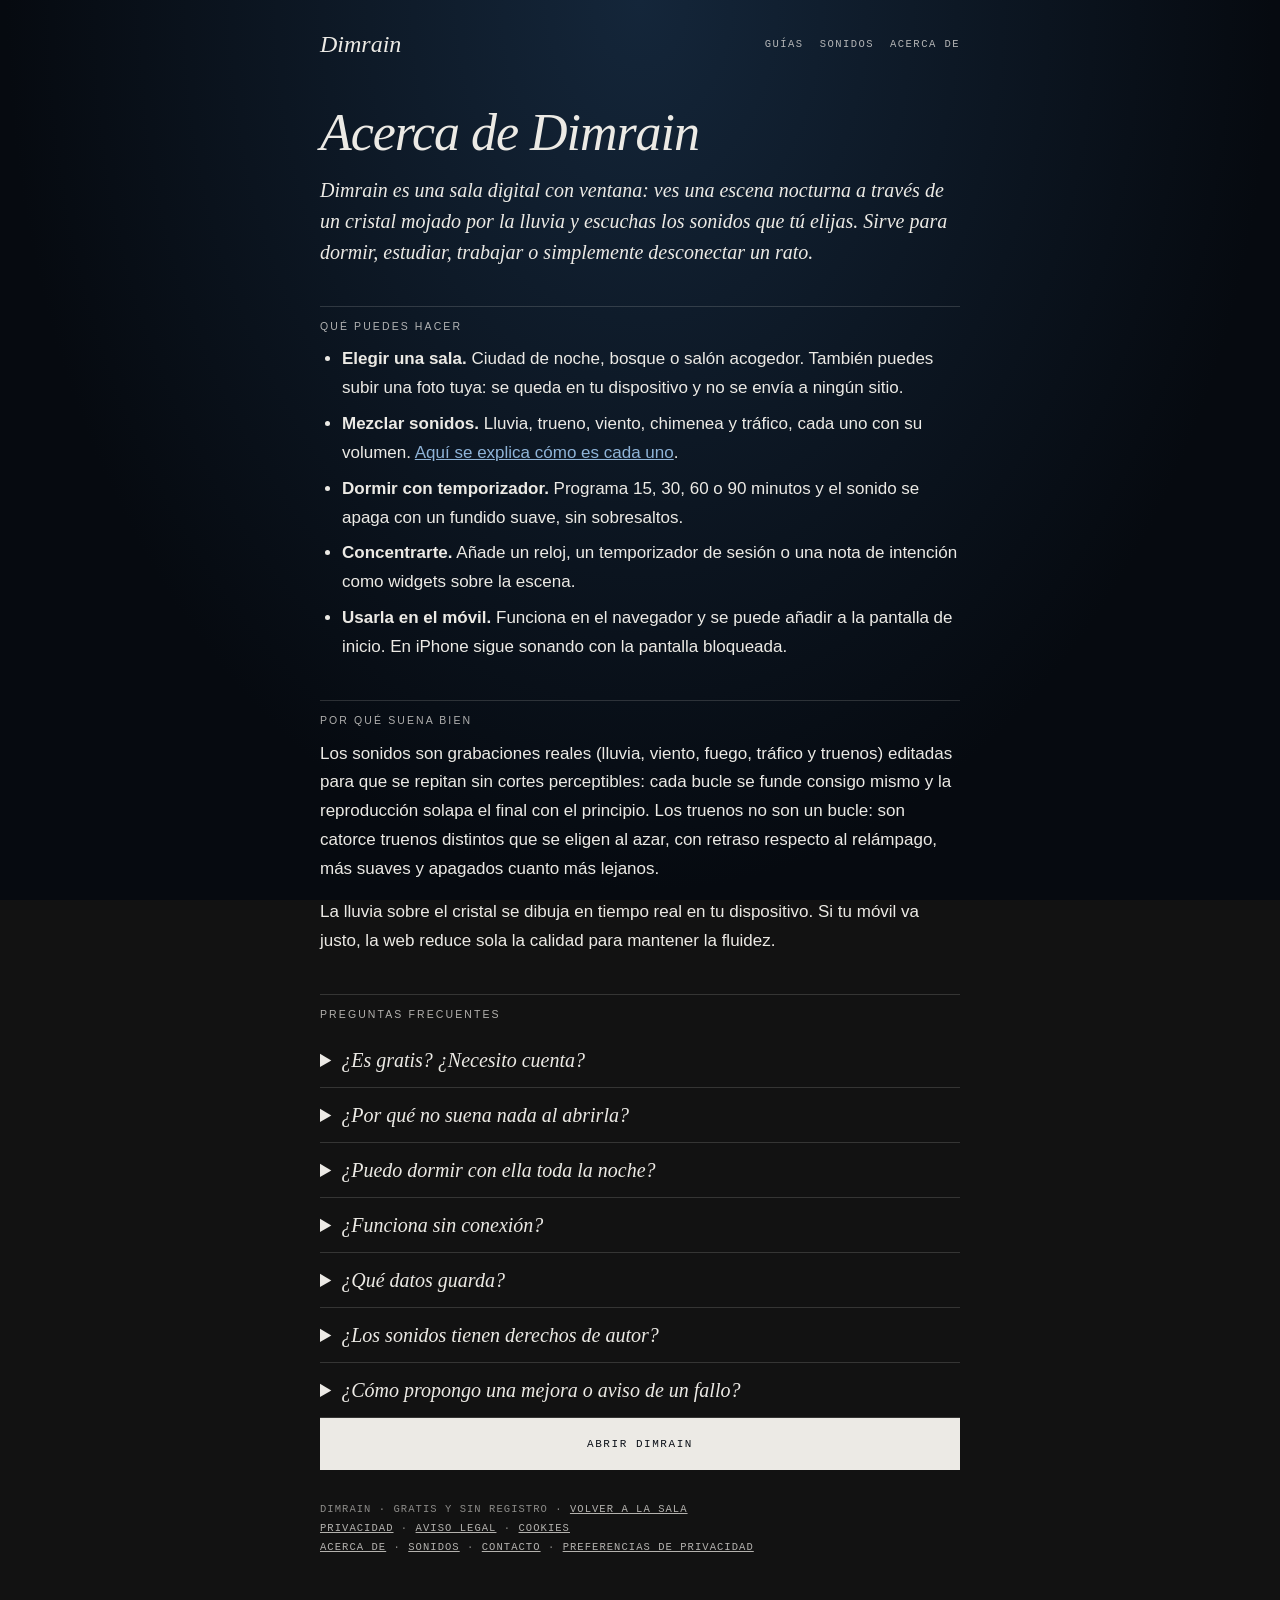
<file: acerca/index.html>
<!DOCTYPE html>
<html lang="es"><head><meta charset="UTF-8">
<meta name="viewport" content="width=device-width,initial-scale=1,viewport-fit=cover">
<meta name="theme-color" content="#060a10">
<title>Acerca de Dimrain · Dimrain</title>
<meta name="description" content="Qué es Dimrain, cómo funciona, qué incluye y respuestas a las preguntas más habituales.">
<link rel="canonical" href="https://dimrain.com/acerca/">
<meta property="og:site_name" content="Dimrain"><meta property="og:type" content="website">
<meta property="og:title" content="Acerca de Dimrain · Dimrain"><meta property="og:description" content="Qué es Dimrain, cómo funciona, qué incluye y respuestas a las preguntas más habituales.">
<meta property="og:url" content="https://dimrain.com/acerca/"><meta property="og:locale" content="es_ES">
<meta property="og:image" content="https://dimrain.com/assets/og-image.png">
<meta name="twitter:card" content="summary_large_image">
<link rel="icon" href="data:image/svg+xml,%3Csvg xmlns='http://www.w3.org/2000/svg' viewBox='0 0 32 32'%3E%3Ccircle cx='16' cy='16' r='16' fill='%23060a10'/%3E%3Cpath d='M16 6c4 6 7 9 7 13a7 7 0 0 1-14 0c0-4 3-7 7-13z' fill='%239fd0ff'/%3E%3C/svg%3E">
<link rel="stylesheet" href="/guias/guias.css">
</head><body>
<header><a href="/">Dimrain</a><nav aria-label="Principal"><a href="/guias/">Guías</a><a href="/sonidos/">Sonidos</a><a href="/acerca/">Acerca de</a></nav></header>
<main>

<h1>Acerca de Dimrain</h1>
<p class="lead">Dimrain es una sala digital con ventana: ves una escena nocturna a través de un cristal mojado por la lluvia y escuchas los sonidos que tú elijas. Sirve para dormir, estudiar, trabajar o simplemente desconectar un rato.</p>
<aside class="ad" data-ad="content" hidden aria-label="Publicidad"><small>Publicidad</small><div class="adb"></div></aside>
<h2>Qué puedes hacer</h2>
<ul class="t"><li><strong>Elegir una sala.</strong> Ciudad de noche, bosque o salón acogedor. También puedes subir una foto tuya: se queda en tu dispositivo y no se envía a ningún sitio.</li>
<li><strong>Mezclar sonidos.</strong> Lluvia, trueno, viento, chimenea y tráfico, cada uno con su volumen. <a href="/sonidos/">Aquí se explica cómo es cada uno</a>.</li>
<li><strong>Dormir con temporizador.</strong> Programa 15, 30, 60 o 90 minutos y el sonido se apaga con un fundido suave, sin sobresaltos.</li>
<li><strong>Concentrarte.</strong> Añade un reloj, un temporizador de sesión o una nota de intención como widgets sobre la escena.</li>
<li><strong>Usarla en el móvil.</strong> Funciona en el navegador y se puede añadir a la pantalla de inicio. En iPhone sigue sonando con la pantalla bloqueada.</li></ul>
<h2>Por qué suena bien</h2>
<p>Los sonidos son grabaciones reales (lluvia, viento, fuego, tráfico y truenos) editadas para que se repitan sin cortes perceptibles: cada bucle se funde consigo mismo y la reproducción solapa el final con el principio. Los truenos no son un bucle: son catorce truenos distintos que se eligen al azar, con retraso respecto al relámpago, más suaves y apagados cuanto más lejanos.</p>
<p>La lluvia sobre el cristal se dibuja en tiempo real en tu dispositivo. Si tu móvil va justo, la web reduce sola la calidad para mantener la fluidez.</p>
<h2>Preguntas frecuentes</h2>
<div class="faq">
<details><summary>¿Es gratis? ¿Necesito cuenta?</summary><p>Es gratis y no hay registro ni cuentas. Para sostener el proyecto puede mostrar publicidad discreta en las páginas de texto (las guías, esta página y la de sonidos).</p></details>
<details><summary>¿Por qué no suena nada al abrirla?</summary><p>Los navegadores no permiten reproducir sonido hasta que tocas la pantalla. Toca una vez y empezará la mezcla de la sala.</p></details>
<details><summary>¿Puedo dormir con ella toda la noche?</summary><p>Sí. Puedes dejarla sonando sin límite o armar el temporizador para que se apague sola. Si la usas en el móvil, conéctalo al cargador y activa el modo noche en Ajustes para reducir el consumo.</p></details>
<details><summary>¿Funciona sin conexión?</summary><p>Una vez cargada, guarda en tu dispositivo lo necesario para volver a abrirse sin conexión.</p></details>
<details><summary>¿Qué datos guarda?</summary><p>Solo tu configuración (sala, volúmenes y widgets), en tu propio navegador. Todos los detalles están en la <a href="/legal/privacidad">política de privacidad</a>.</p></details>
<details><summary>¿Los sonidos tienen derechos de autor?</summary><p>Todas las grabaciones proceden de Freesound y están publicadas por sus autores con licencia CC0 (dominio público), que permite uso comercial sin atribución. Aun así, <a href="/sonidos/">se cita a cada autor</a>.</p></details>
<details><summary>¿Cómo propongo una mejora o aviso de un fallo?</summary><p>Escribe desde la página de <a href="/contacto/">contacto</a>.</p></details>
</div>
<aside class="ad" data-ad="content" hidden aria-label="Publicidad"><small>Publicidad</small><div class="adb"></div></aside>
<a class="cta" href="/">Abrir Dimrain</a>
</main>
<footer><p>Dimrain · Gratis y sin registro · <a href="/">Volver a la sala</a><br><a href="/legal/privacidad">Privacidad</a> · <a href="/legal/aviso-legal">Aviso legal</a> · <a href="/legal/cookies">Cookies</a><br><a href="/acerca/">Acerca de</a> · <a href="/sonidos/">Sonidos</a> · <a href="/contacto/">Contacto</a> · <a href="#" data-privacy-options hidden>Preferencias de privacidad</a></p></footer>
<script src="/js/ads.js" defer></script>
</body></html>
</file>
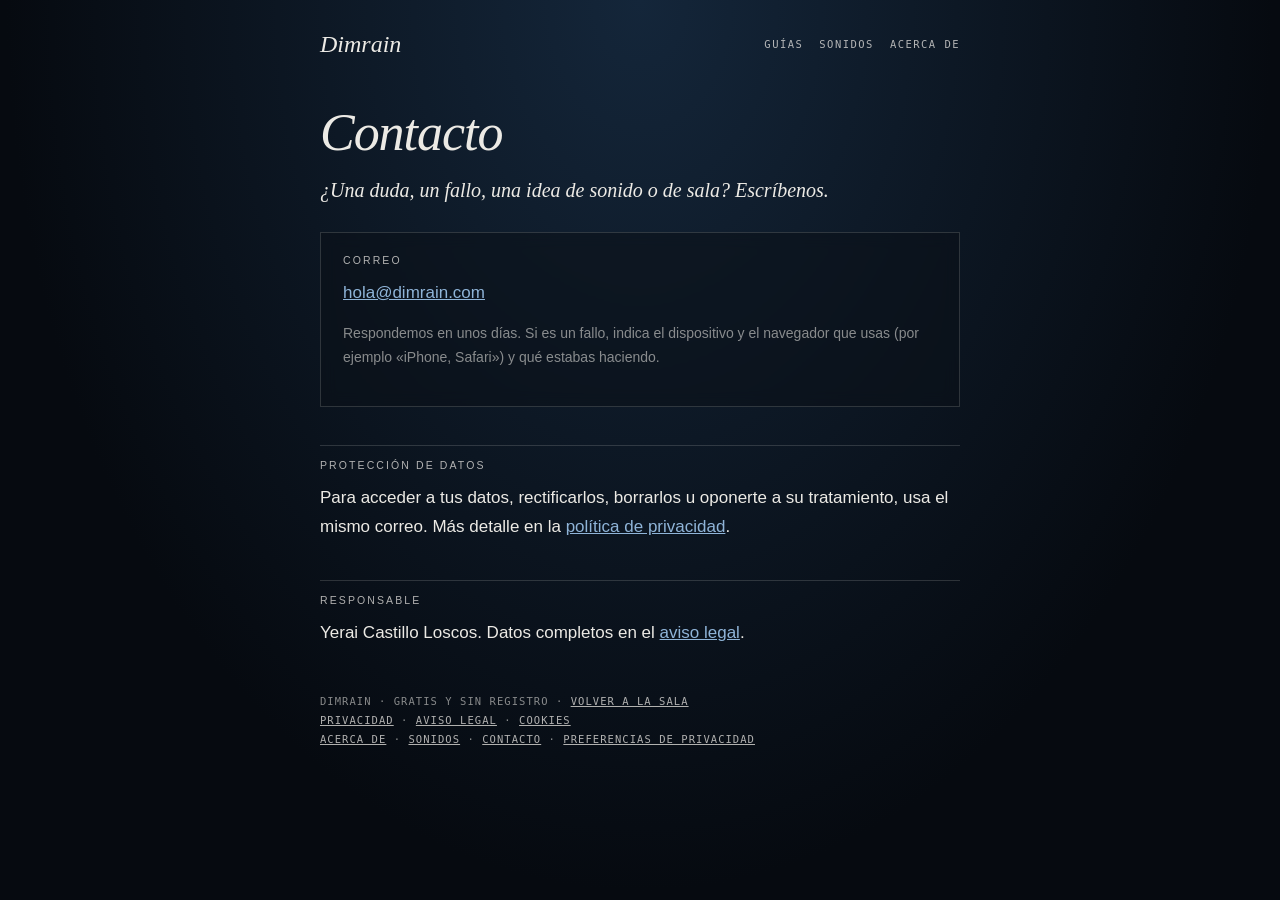
<file: contacto/index.html>
<!DOCTYPE html>
<html lang="es"><head><meta charset="UTF-8">
<meta name="viewport" content="width=device-width,initial-scale=1,viewport-fit=cover">
<meta name="theme-color" content="#060a10">
<title>Contacto · Dimrain</title>
<meta name="description" content="Cómo contactar con Dimrain para dudas, errores, sugerencias o ejercer tus derechos de protección de datos.">
<link rel="canonical" href="https://dimrain.com/contacto/">
<meta property="og:site_name" content="Dimrain"><meta property="og:type" content="website">
<meta property="og:title" content="Contacto · Dimrain"><meta property="og:description" content="Cómo contactar con Dimrain para dudas, errores, sugerencias o ejercer tus derechos de protección de datos.">
<meta property="og:url" content="https://dimrain.com/contacto/"><meta property="og:locale" content="es_ES">
<meta property="og:image" content="https://dimrain.com/assets/og-image.png">
<meta name="twitter:card" content="summary_large_image">
<link rel="icon" href="data:image/svg+xml,%3Csvg xmlns='http://www.w3.org/2000/svg' viewBox='0 0 32 32'%3E%3Ccircle cx='16' cy='16' r='16' fill='%23060a10'/%3E%3Cpath d='M16 6c4 6 7 9 7 13a7 7 0 0 1-14 0c0-4 3-7 7-13z' fill='%239fd0ff'/%3E%3C/svg%3E">
<link rel="stylesheet" href="/guias/guias.css">
</head><body>
<header><a href="/">Dimrain</a><nav aria-label="Principal"><a href="/guias/">Guías</a><a href="/sonidos/">Sonidos</a><a href="/acerca/">Acerca de</a></nav></header>
<main>

<h1>Contacto</h1>
<p class="lead">¿Una duda, un fallo, una idea de sonido o de sala? Escríbenos.</p>
<div class="card"><h2>Correo</h2><p><a href="mailto:hola@dimrain.com">hola@dimrain.com</a></p>
<p class="note">Respondemos en unos días. Si es un fallo, indica el dispositivo y el navegador que usas (por ejemplo «iPhone, Safari») y qué estabas haciendo.</p></div>
<h2>Protección de datos</h2>
<p>Para acceder a tus datos, rectificarlos, borrarlos u oponerte a su tratamiento, usa el mismo correo. Más detalle en la <a href="/legal/privacidad">política de privacidad</a>.</p>
<h2>Responsable</h2>
<p>Yerai Castillo Loscos. Datos completos en el <a href="/legal/aviso-legal">aviso legal</a>.</p>
</main>
<footer><p>Dimrain · Gratis y sin registro · <a href="/">Volver a la sala</a><br><a href="/legal/privacidad">Privacidad</a> · <a href="/legal/aviso-legal">Aviso legal</a> · <a href="/legal/cookies">Cookies</a><br><a href="/acerca/">Acerca de</a> · <a href="/sonidos/">Sonidos</a> · <a href="/contacto/">Contacto</a> · <a href="#" data-privacy-options hidden>Preferencias de privacidad</a></p></footer>
<script src="/js/ads.js" defer></script>
</body></html>
</file>
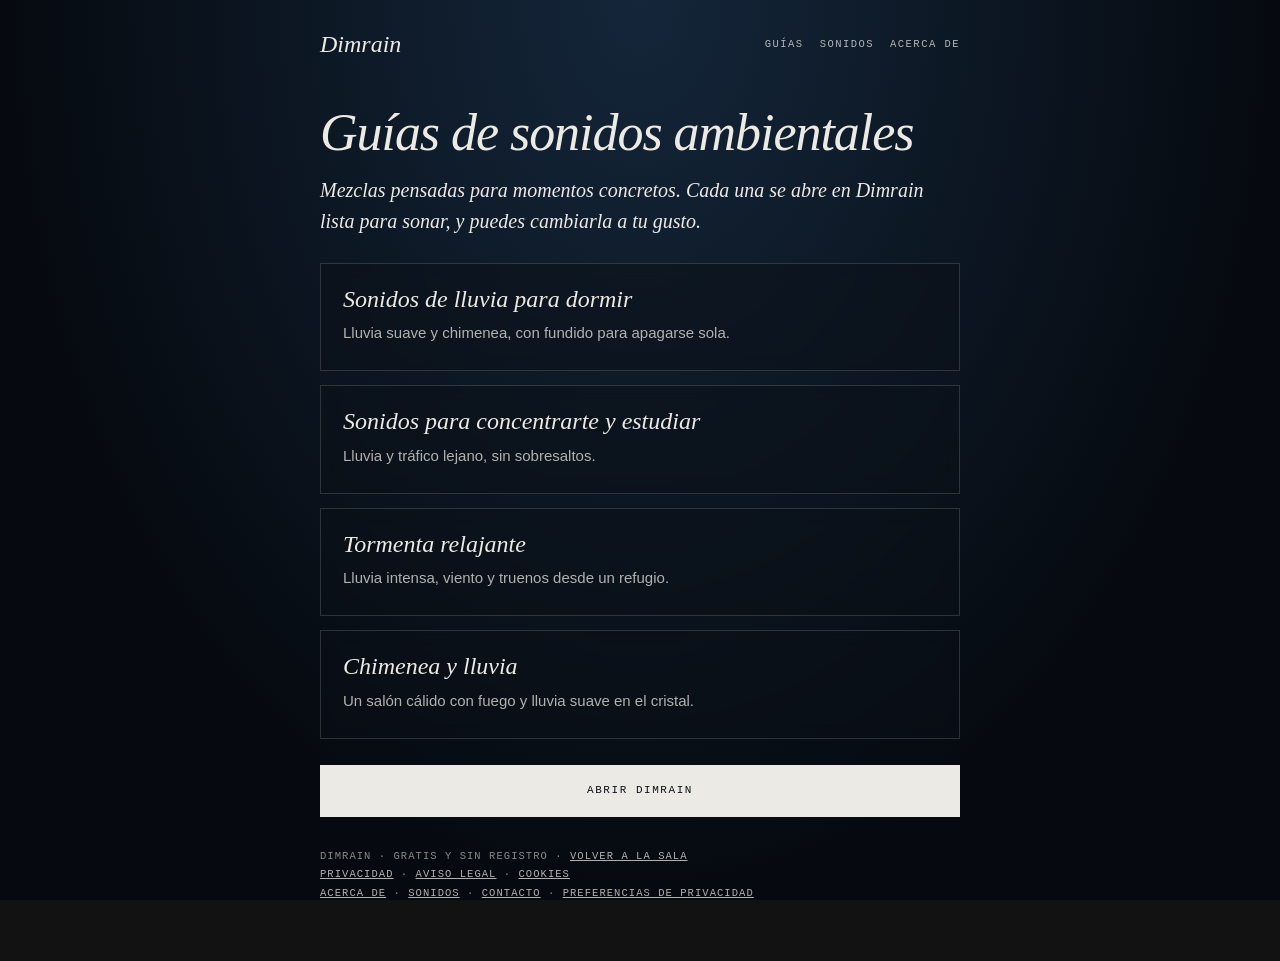
<file: guias/index.html>
<!DOCTYPE html>
<html lang="es"><head><meta charset="UTF-8">
<meta name="viewport" content="width=device-width,initial-scale=1,viewport-fit=cover">
<meta name="theme-color" content="#060a10">
<title>Guías de sonidos ambientales · Dimrain</title>
<meta name="description" content="Mezclas de sonidos ambientales para dormir, concentrarte o relajarte, listas para abrir en Dimrain.">
<link rel="canonical" href="https://dimrain.com/guias/">
<meta property="og:site_name" content="Dimrain"><meta property="og:type" content="article">
<meta property="og:title" content="Guías de sonidos ambientales · Dimrain"><meta property="og:description" content="Mezclas de sonidos ambientales para dormir, concentrarte o relajarte, listas para abrir en Dimrain.">
<meta property="og:url" content="https://dimrain.com/guias/"><meta property="og:locale" content="es_ES">
<meta property="og:image" content="https://dimrain.com/assets/og-image.png">
<meta name="twitter:card" content="summary_large_image">
<link rel="icon" href="data:image/svg+xml,%3Csvg xmlns='http://www.w3.org/2000/svg' viewBox='0 0 32 32'%3E%3Ccircle cx='16' cy='16' r='16' fill='%23060a10'/%3E%3Cpath d='M16 6c4 6 7 9 7 13a7 7 0 0 1-14 0c0-4 3-7 7-13z' fill='%239fd0ff'/%3E%3C/svg%3E">
<link rel="stylesheet" href="/guias/guias.css">
</head><body>
<header><a href="/">Dimrain</a><nav aria-label="Principal"><a href="/guias/">Guías</a><a href="/sonidos/">Sonidos</a><a href="/acerca/">Acerca de</a></nav></header>
<main>
<h1>Guías de sonidos ambientales</h1>
<p class="lead">Mezclas pensadas para momentos concretos. Cada una se abre en Dimrain lista para sonar, y puedes cambiarla a tu gusto.</p>
<div class="grid">
<a class="card" href="/guias/lluvia-para-dormir"><strong>Sonidos de lluvia para dormir</strong><span>Lluvia suave y chimenea, con fundido para apagarse sola.</span></a>
<a class="card" href="/guias/sonidos-para-concentrarse"><strong>Sonidos para concentrarte y estudiar</strong><span>Lluvia y tráfico lejano, sin sobresaltos.</span></a>
<a class="card" href="/guias/tormenta-relajante"><strong>Tormenta relajante</strong><span>Lluvia intensa, viento y truenos desde un refugio.</span></a>
<a class="card" href="/guias/chimenea-y-lluvia"><strong>Chimenea y lluvia</strong><span>Un salón cálido con fuego y lluvia suave en el cristal.</span></a>
</div>
<aside class="ad" data-ad="content" hidden aria-label="Publicidad"><small>Publicidad</small><div class="adb"></div></aside>
<a class="cta" href="/">Abrir Dimrain</a>
</main>
<footer><p>Dimrain · Gratis y sin registro · <a href="/">Volver a la sala</a><br><a href="/legal/privacidad">Privacidad</a> · <a href="/legal/aviso-legal">Aviso legal</a> · <a href="/legal/cookies">Cookies</a><br><a href="/acerca/">Acerca de</a> · <a href="/sonidos/">Sonidos</a> · <a href="/contacto/">Contacto</a> · <a href="#" data-privacy-options hidden>Preferencias de privacidad</a></p></footer>
<script src="/js/ads.js" defer></script>
</body></html>
</file>
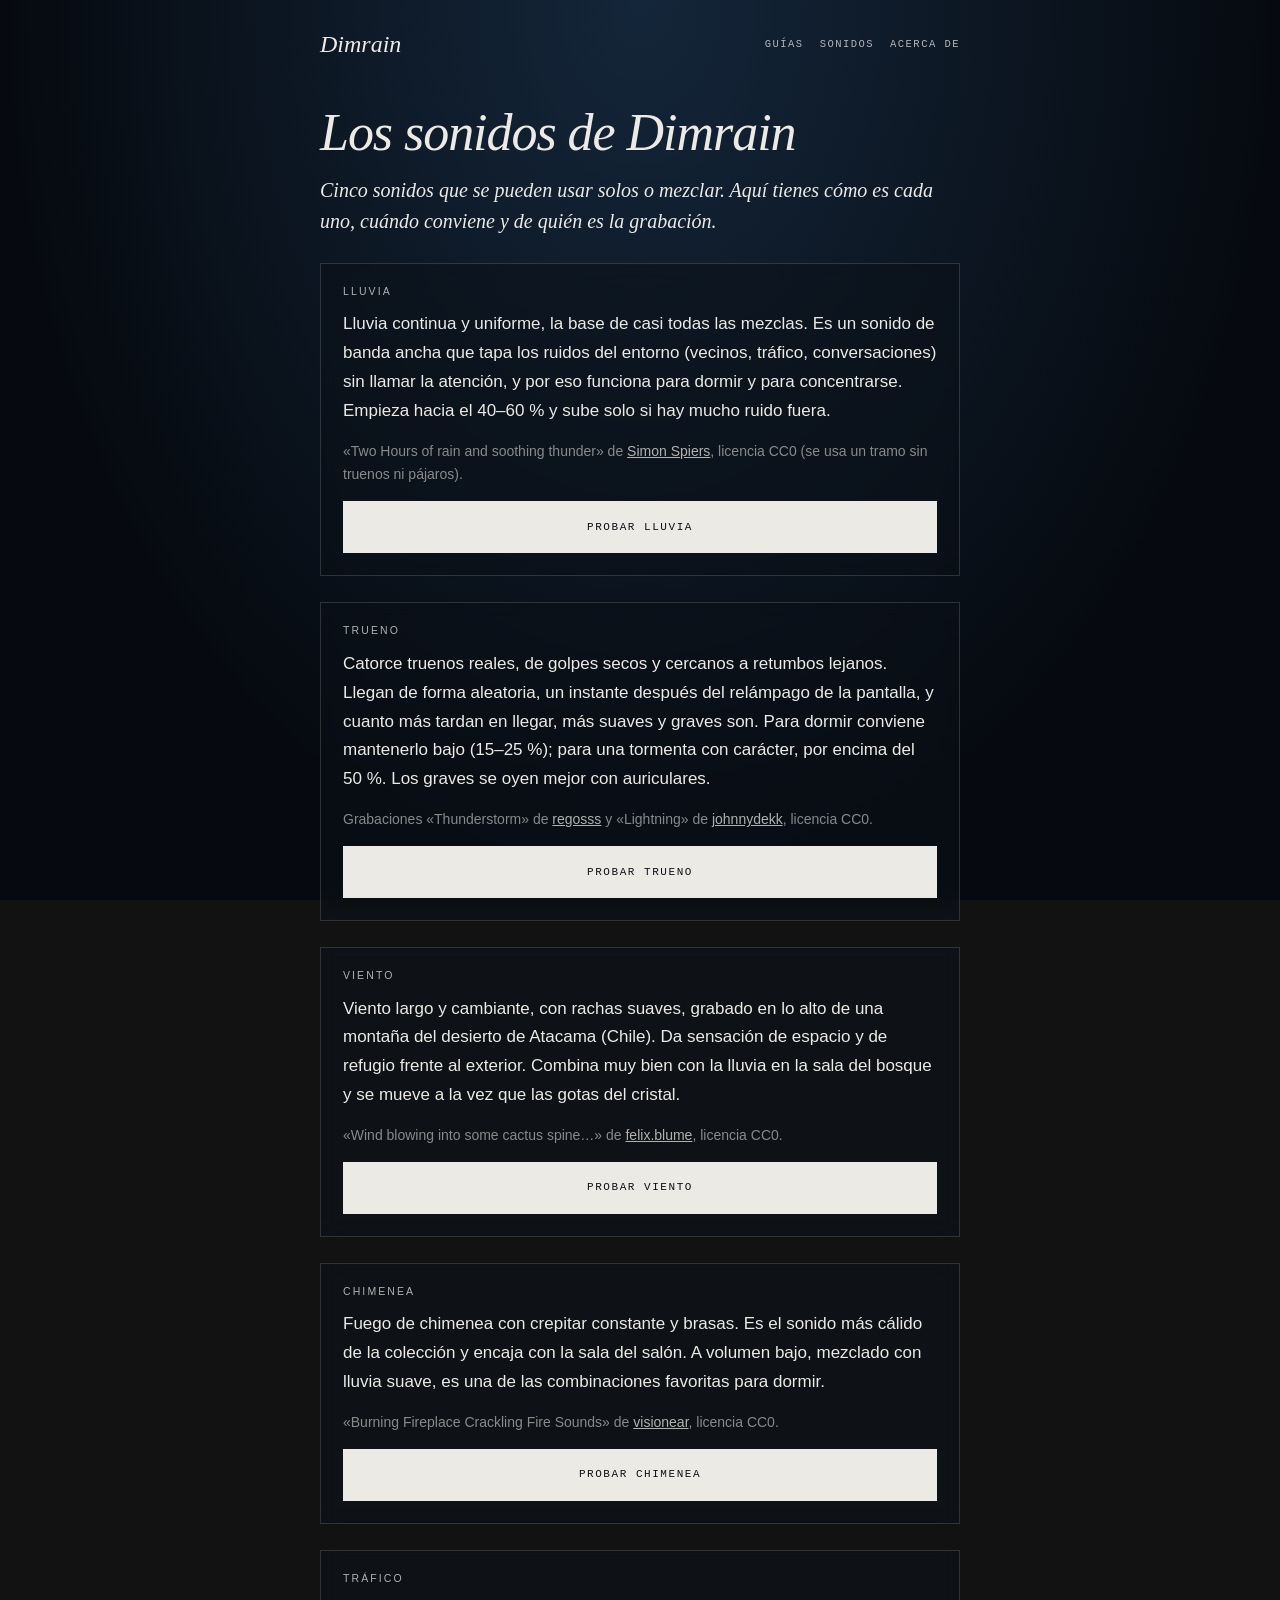
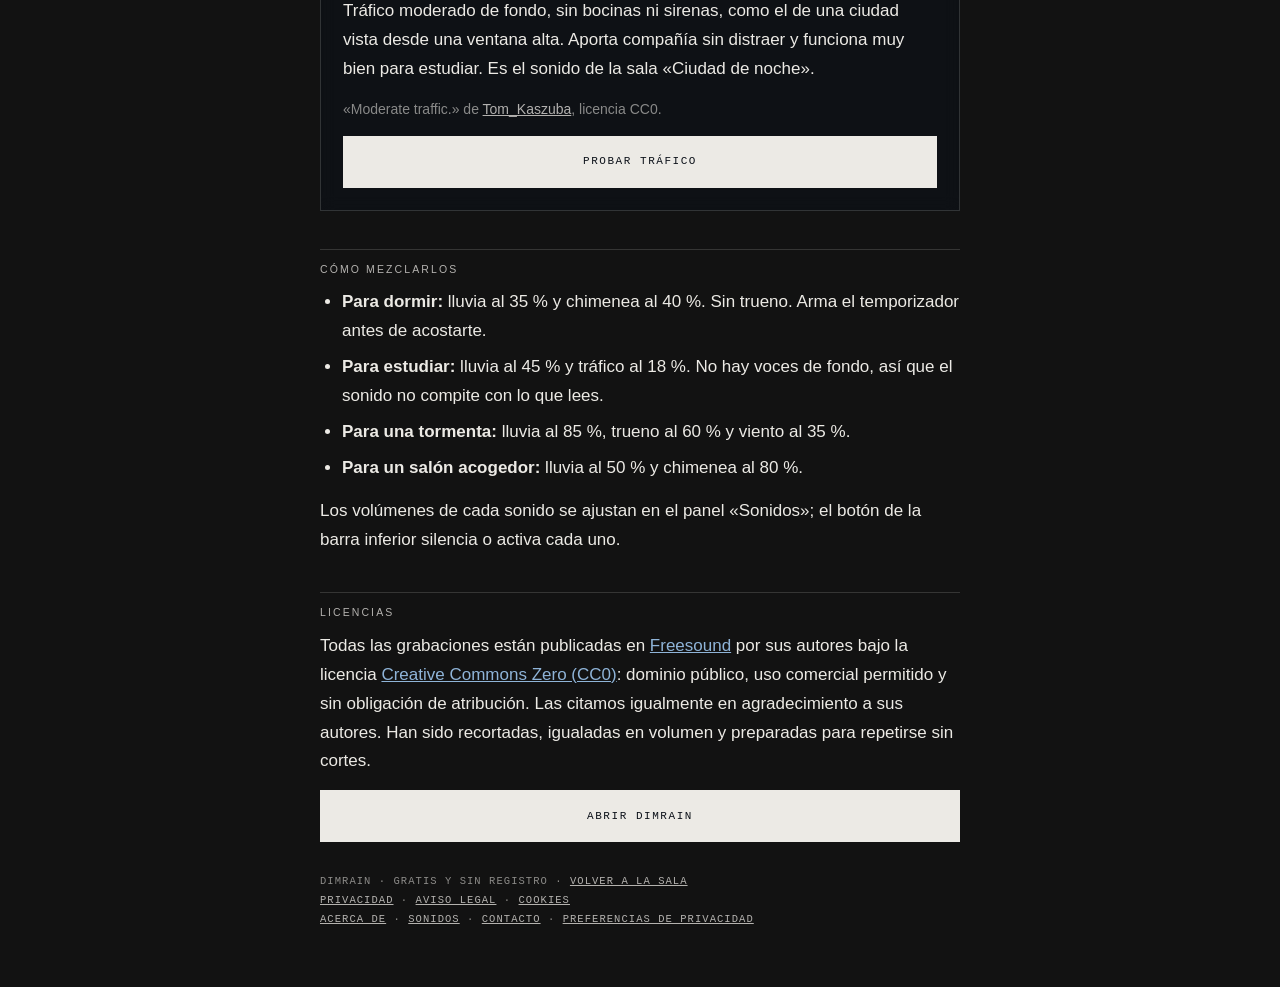
<file: sonidos/index.html>
<!DOCTYPE html>
<html lang="es"><head><meta charset="UTF-8">
<meta name="viewport" content="width=device-width,initial-scale=1,viewport-fit=cover">
<meta name="theme-color" content="#060a10">
<title>Los sonidos de Dimrain · Dimrain</title>
<meta name="description" content="Lluvia, trueno, viento, chimenea y tráfico: cómo es cada sonido, para qué sirve, cómo mezclarlo y de dónde procede cada grabación.">
<link rel="canonical" href="https://dimrain.com/sonidos/">
<meta property="og:site_name" content="Dimrain"><meta property="og:type" content="article">
<meta property="og:title" content="Los sonidos de Dimrain · Dimrain"><meta property="og:description" content="Lluvia, trueno, viento, chimenea y tráfico: cómo es cada sonido, para qué sirve, cómo mezclarlo y de dónde procede cada grabación.">
<meta property="og:url" content="https://dimrain.com/sonidos/"><meta property="og:locale" content="es_ES">
<meta property="og:image" content="https://dimrain.com/assets/og-image.png">
<meta name="twitter:card" content="summary_large_image">
<link rel="icon" href="data:image/svg+xml,%3Csvg xmlns='http://www.w3.org/2000/svg' viewBox='0 0 32 32'%3E%3Ccircle cx='16' cy='16' r='16' fill='%23060a10'/%3E%3Cpath d='M16 6c4 6 7 9 7 13a7 7 0 0 1-14 0c0-4 3-7 7-13z' fill='%239fd0ff'/%3E%3C/svg%3E">
<link rel="stylesheet" href="/guias/guias.css">
</head><body>
<header><a href="/">Dimrain</a><nav aria-label="Principal"><a href="/guias/">Guías</a><a href="/sonidos/">Sonidos</a><a href="/acerca/">Acerca de</a></nav></header>
<main>

<h1>Los sonidos de Dimrain</h1>
<p class="lead">Cinco sonidos que se pueden usar solos o mezclar. Aquí tienes cómo es cada uno, cuándo conviene y de quién es la grabación.</p>
<aside class="ad" data-ad="content" hidden aria-label="Publicidad"><small>Publicidad</small><div class="adb"></div></aside>
<div class="card"><h2>Lluvia</h2><p>Lluvia continua y uniforme, la base de casi todas las mezclas. Es un sonido de banda ancha que tapa los ruidos del entorno (vecinos, tráfico, conversaciones) sin llamar la atención, y por eso funciona para dormir y para concentrarse. Empieza hacia el 40–60 % y sube solo si hay mucho ruido fuera.</p><p class="src">«Two Hours of rain and soothing thunder» de <a href="https://freesound.org/people/Simon%20Spiers/sounds/662016/" rel="noopener">Simon Spiers</a>, licencia CC0 (se usa un tramo sin truenos ni pájaros).</p><a class="cta" href="/?sala=city&amp;mezcla=rain:.6">Probar lluvia</a></div>
<div class="card"><h2>Trueno</h2><p>Catorce truenos reales, de golpes secos y cercanos a retumbos lejanos. Llegan de forma aleatoria, un instante después del relámpago de la pantalla, y cuanto más tardan en llegar, más suaves y graves son. Para dormir conviene mantenerlo bajo (15–25 %); para una tormenta con carácter, por encima del 50 %. Los graves se oyen mejor con auriculares.</p><p class="src">Grabaciones «Thunderstorm» de <a href="https://freesound.org/people/regosss/sounds/238295/" rel="noopener">regosss</a> y «Lightning» de <a href="https://freesound.org/people/johnnydekk/sounds/625354/" rel="noopener">johnnydekk</a>, licencia CC0.</p><a class="cta" href="/?sala=forest&amp;mezcla=thunder:.6">Probar trueno</a></div>
<div class="card"><h2>Viento</h2><p>Viento largo y cambiante, con rachas suaves, grabado en lo alto de una montaña del desierto de Atacama (Chile). Da sensación de espacio y de refugio frente al exterior. Combina muy bien con la lluvia en la sala del bosque y se mueve a la vez que las gotas del cristal.</p><p class="src">«Wind blowing into some cactus spine…» de <a href="https://freesound.org/people/felix.blume/sounds/156414/" rel="noopener">felix.blume</a>, licencia CC0.</p><a class="cta" href="/?sala=forest&amp;mezcla=wind:.6">Probar viento</a></div>
<div class="card"><h2>Chimenea</h2><p>Fuego de chimenea con crepitar constante y brasas. Es el sonido más cálido de la colección y encaja con la sala del salón. A volumen bajo, mezclado con lluvia suave, es una de las combinaciones favoritas para dormir.</p><p class="src">«Burning Fireplace Crackling Fire Sounds» de <a href="https://freesound.org/people/visionear/sounds/501417/" rel="noopener">visionear</a>, licencia CC0.</p><a class="cta" href="/?sala=lounge&amp;mezcla=fire:.6">Probar chimenea</a></div>
<div class="card"><h2>Tráfico</h2><p>Tráfico moderado de fondo, sin bocinas ni sirenas, como el de una ciudad vista desde una ventana alta. Aporta compañía sin distraer y funciona muy bien para estudiar. Es el sonido de la sala «Ciudad de noche».</p><p class="src">«Moderate traffic.» de <a href="https://freesound.org/people/Tom_Kaszuba/sounds/669416/" rel="noopener">Tom_Kaszuba</a>, licencia CC0.</p><a class="cta" href="/?sala=city&amp;mezcla=traffic:.6">Probar tráfico</a></div>
<h2>Cómo mezclarlos</h2>
<ul class="t"><li><strong>Para dormir:</strong> lluvia al 35 % y chimenea al 40 %. Sin trueno. Arma el temporizador antes de acostarte.</li>
<li><strong>Para estudiar:</strong> lluvia al 45 % y tráfico al 18 %. No hay voces de fondo, así que el sonido no compite con lo que lees.</li>
<li><strong>Para una tormenta:</strong> lluvia al 85 %, trueno al 60 % y viento al 35 %.</li>
<li><strong>Para un salón acogedor:</strong> lluvia al 50 % y chimenea al 80 %.</li></ul>
<p>Los volúmenes de cada sonido se ajustan en el panel «Sonidos»; el botón de la barra inferior silencia o activa cada uno.</p>
<h2>Licencias</h2>
<p>Todas las grabaciones están publicadas en <a href="https://freesound.org" rel="noopener">Freesound</a> por sus autores bajo la licencia <a href="https://creativecommons.org/publicdomain/zero/1.0/deed.es" rel="noopener">Creative Commons Zero (CC0)</a>: dominio público, uso comercial permitido y sin obligación de atribución. Las citamos igualmente en agradecimiento a sus autores. Han sido recortadas, igualadas en volumen y preparadas para repetirse sin cortes.</p>
<aside class="ad" data-ad="content" hidden aria-label="Publicidad"><small>Publicidad</small><div class="adb"></div></aside>
<a class="cta" href="/">Abrir Dimrain</a>
</main>
<footer><p>Dimrain · Gratis y sin registro · <a href="/">Volver a la sala</a><br><a href="/legal/privacidad">Privacidad</a> · <a href="/legal/aviso-legal">Aviso legal</a> · <a href="/legal/cookies">Cookies</a><br><a href="/acerca/">Acerca de</a> · <a href="/sonidos/">Sonidos</a> · <a href="/contacto/">Contacto</a> · <a href="#" data-privacy-options hidden>Preferencias de privacidad</a></p></footer>
<script src="/js/ads.js" defer></script>
</body></html>
</file>
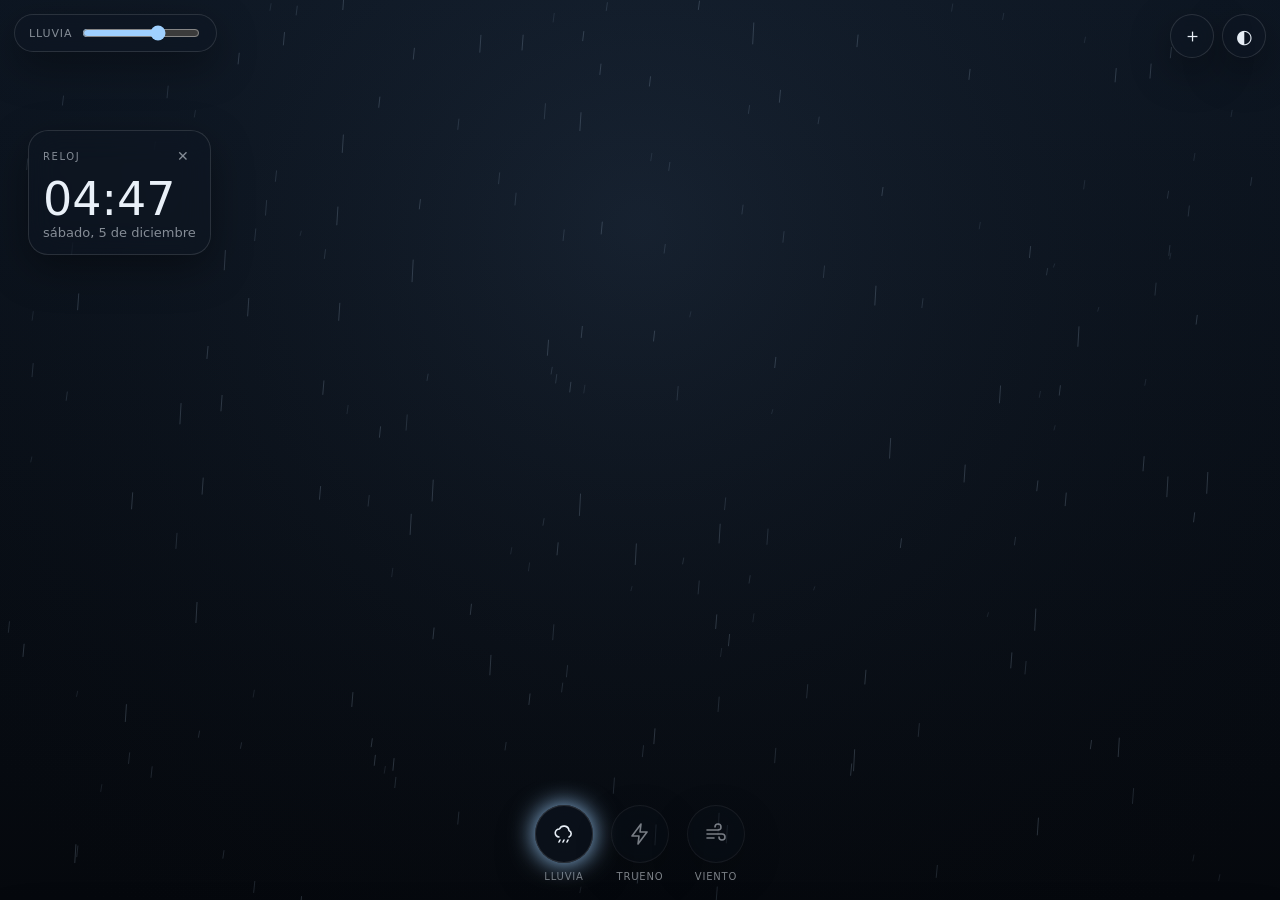
<file: rainroom.html>
<!DOCTYPE html>
<html lang="es">
<head>
<meta charset="UTF-8">
<meta name="viewport" content="width=device-width, initial-scale=1, viewport-fit=cover">
<meta name="theme-color" content="#070b11">
<title>RainRoom</title>
<style>
  :root {
    --fg: #e9f0f8;
    --muted: rgba(233, 240, 248, 0.55);
    --glass: rgba(14, 22, 34, 0.38);
    --glass-strong: rgba(14, 22, 34, 0.58);
    --line: rgba(255, 255, 255, 0.12);
    --accent: #9fd0ff;
    --blur: 16px;
    --radius: 20px;
    --shadow: 0 14px 40px rgba(0, 0, 0, 0.36);
    --font: system-ui, -apple-system, "Segoe UI", Roboto, sans-serif;
  }
  body.light {
    --fg: #15202d;
    --muted: rgba(21, 32, 45, 0.55);
    --glass: rgba(255, 255, 255, 0.36);
    --glass-strong: rgba(255, 255, 255, 0.6);
    --line: rgba(255, 255, 255, 0.65);
    --accent: #2c6fc0;
    --shadow: 0 14px 40px rgba(30, 50, 80, 0.22);
  }

  * { box-sizing: border-box; }
  html, body {
    margin: 0; height: 100%; overflow: hidden;
    background: #070b11; color: var(--fg);
    font-family: var(--font);
    -webkit-tap-highlight-color: transparent;
    overscroll-behavior: none;
    user-select: none; -webkit-user-select: none;
  }
  body.light { background: #c7d4e2; }

  #scene { position: fixed; inset: 0; width: 100%; height: 100%; display: block; }

  /* ---------- Widgets ---------- */
  #widgets { position: fixed; inset: 0; pointer-events: none; z-index: 5; }
  .widget {
    position: absolute; pointer-events: auto; touch-action: none;
    min-width: 150px; padding: 12px 14px 14px;
    background: var(--glass); border: 1px solid var(--line);
    border-radius: var(--radius); box-shadow: var(--shadow);
    -webkit-backdrop-filter: blur(var(--blur)); backdrop-filter: blur(var(--blur));
    transition: opacity .4s ease;
  }
  .widget.dragging { opacity: .9; }
  .widget-head {
    display: flex; justify-content: space-between; align-items: center;
    font-size: 10px; letter-spacing: .16em; text-transform: uppercase;
    color: var(--muted); margin-bottom: 6px; cursor: grab;
  }
  .widget-x {
    background: none; border: 0; color: var(--muted); font-size: 14px;
    width: 26px; height: 26px; border-radius: 50%; cursor: pointer;
  }
  .clock-time { font-size: 46px; font-weight: 300; font-variant-numeric: tabular-nums; line-height: 1.05; }
  .clock-date { font-size: 13px; color: var(--muted); margin-top: 2px; }
  .pomo-phase { font-size: 11px; color: var(--muted); text-align: center; letter-spacing: .08em; }
  .pomo-time { font-size: 38px; font-weight: 300; font-variant-numeric: tabular-nums; text-align: center; }
  .row { display: flex; gap: 8px; justify-content: center; margin-top: 6px; }
  .btn {
    background: var(--line); color: var(--fg); border: 0; border-radius: 999px;
    padding: 7px 14px; font-size: 13px; cursor: pointer;
  }
  .btn:active { transform: scale(.96); }
  .notes-area {
    width: 210px; min-height: 110px; resize: none; border: 0; outline: none;
    background: transparent; color: var(--fg); font: 14px/1.4 var(--font);
    user-select: text; -webkit-user-select: text;
  }
  .notes-area::placeholder { color: var(--muted); }

  /* ---------- Barra inferior: sonidos ---------- */
  #dock {
    position: fixed; left: 50%; bottom: 0; transform: translateX(-50%);
    z-index: 10; display: flex; gap: 18px; align-items: flex-end;
    padding: 12px 18px calc(18px + env(safe-area-inset-bottom, 0px));
  }
  .snd-wrap { position: relative; display: flex; flex-direction: column; align-items: center; gap: 8px; }
  .snd {
    width: 58px; height: 58px; border-radius: 50%;
    background: var(--glass); border: 1px solid var(--line);
    -webkit-backdrop-filter: blur(var(--blur)); backdrop-filter: blur(var(--blur));
    box-shadow: var(--shadow); color: var(--fg); cursor: pointer;
    display: flex; align-items: center; justify-content: center;
    touch-action: none; opacity: .5;
    transition: transform .25s ease, opacity .5s ease, box-shadow .5s ease, background .5s ease;
  }
  .snd.on { opacity: 1; background: var(--glass-strong); box-shadow: 0 0 24px var(--accent), var(--shadow); }
  .snd.drag { transform: scale(1.08); }
  .snd svg { width: 24px; height: 24px; fill: none; stroke: currentColor; stroke-width: 1.6; stroke-linecap: round; stroke-linejoin: round; }
  .snd-label { font-size: 10px; letter-spacing: .08em; color: var(--muted); }
  .snd-level {
    position: absolute; left: 50%; bottom: 74px; transform: translateX(-50%);
    width: 4px; height: 96px; border-radius: 2px; background: var(--line);
    overflow: hidden; opacity: 0; transition: opacity .3s ease; pointer-events: none;
  }
  .snd-level.show { opacity: 1; }
  .snd-level i { position: absolute; left: 0; right: 0; bottom: 0; background: var(--accent); border-radius: 2px; height: 0%; }

  /* ---------- Botones superiores y hoja ---------- */
  .fab {
    position: fixed; z-index: 10; width: 44px; height: 44px; border-radius: 50%;
    background: var(--glass); border: 1px solid var(--line); color: var(--fg);
    font-size: 19px; cursor: pointer; box-shadow: var(--shadow);
    -webkit-backdrop-filter: blur(var(--blur)); backdrop-filter: blur(var(--blur));
  }
  #fabTop { top: calc(14px + env(safe-area-inset-top, 0px)); right: 14px; }
  #fabAdd { top: calc(14px + env(safe-area-inset-top, 0px)); right: 66px; }

  #sheet {
    position: fixed; left: 0; right: 0; bottom: 0; z-index: 20;
    padding: 18px 20px calc(20px + env(safe-area-inset-bottom, 0px));
    background: var(--glass-strong); border-top: 1px solid var(--line);
    border-radius: 24px 24px 0 0; box-shadow: var(--shadow);
    -webkit-backdrop-filter: blur(22px); backdrop-filter: blur(22px);
    transform: translateY(105%); transition: transform .4s cubic-bezier(.2,.8,.2,1);
  }
  #sheet.open { transform: translateY(0); }
  #sheet h3 {
    margin: 0 0 12px; font-size: 10px; letter-spacing: .16em;
    text-transform: uppercase; color: var(--muted); font-weight: 600;
  }
  .ctrl { display: flex; align-items: center; gap: 12px; margin: 10px 0; font-size: 14px; }
  .ctrl label { width: 110px; flex-shrink: 0; }
  .ctrl input[type=range] { flex: 1; accent-color: var(--accent); height: 28px; }
  .chips { display: flex; flex-wrap: wrap; gap: 8px; }
  .chips button { background: var(--line); color: var(--fg); border: 0; border-radius: 999px; padding: 8px 12px; font-size: 13px; cursor: pointer; }
  .chips button:active { transform: scale(.96); }

  /* ---------- Intensidad ---------- */
  #intensityBar {
    position: fixed; top: calc(14px + env(safe-area-inset-top, 0px)); left: 14px; z-index: 10;
    display: flex; align-items: center; gap: 8px; padding: 8px 14px; border-radius: 999px;
    background: var(--glass); border: 1px solid var(--line); box-shadow: var(--shadow);
    -webkit-backdrop-filter: blur(var(--blur)); backdrop-filter: blur(var(--blur));
    font-size: 11px; letter-spacing: .08em; color: var(--muted);
  }
  #intensityBar input { width: 118px; accent-color: var(--accent); }

  .toast {
    position: fixed; left: 50%; top: 24%; transform: translateX(-50%);
    background: var(--glass-strong); border: 1px solid var(--line);
    padding: 8px 14px; border-radius: 999px; font-size: 13px;
    opacity: 0; transition: opacity .3s; pointer-events: none; z-index: 40;
  }
  .toast.show { opacity: 1; }
</style>
</head>
<body>

<canvas id="scene" aria-hidden="true"></canvas>
<div id="widgets"></div>

<div id="intensityBar">
  <span>LLUVIA</span>
  <input type="range" id="intensity" min="0.1" max="1" step="0.05" value="0.7" aria-label="Intensidad de la lluvia">
</div>

<button class="fab" id="fabTop" aria-label="Cambiar tema" title="Tema">◐</button>
<button class="fab" id="fabAdd" aria-label="Añadir widget" title="Añadir widget">＋</button>

<nav id="dock" aria-label="Sonidos"></nav>

<section id="sheet" aria-label="Ajustes">
  <h3>Añadir widget</h3>
  <div class="chips" id="addChips"></div>
  <h3 style="margin-top:18px">Tema</h3>
  <div class="ctrl">
    <label for="modeToggle">Modo claro</label>
    <input type="range" id="modeToggle" min="0" max="1" step="1" value="0" aria-label="Modo claro u oscuro">
  </div>
  <div class="ctrl">
    <label for="glass">Transparencia</label>
    <input type="range" id="glass" min="0.1" max="0.9" step="0.05" value="0.38" aria-label="Transparencia">
  </div>
  <div class="chips" style="margin-top:14px">
    <button id="resetLayout">Restablecer widgets</button>
    <button id="closeSheet">Cerrar</button>
  </div>
</section>

<div class="toast" id="toast" role="status" aria-live="polite"></div>

<script>
(() => {
  "use strict";

  /* =========================================================
     1. Utilidades
     ========================================================= */
  const $ = (s, r = document) => r.querySelector(s);
  const $$ = (s, r = document) => Array.from(r.querySelectorAll(s));
  const clamp = (v, a, b) => Math.min(b, Math.max(a, v));
  const lerp = (a, b, t) => a + (b - a) * t;
  const rand = (a, b) => a + Math.random() * (b - a);
  const uid = () => Math.random().toString(36).slice(2, 9);

  const toast = (msg) => {
    const t = $("#toast");
    t.textContent = msg;
    t.classList.add("show");
    clearTimeout(toast._t);
    toast._t = setTimeout(() => t.classList.remove("show"), 1500);
  };

  /* =========================================================
     2. Persistencia
     ========================================================= */
  const STORAGE_KEY = "rainroom.space.v3";
  const Store = {
    load() {
      try { return JSON.parse(localStorage.getItem(STORAGE_KEY)) || null; }
      catch (_) { return null; }
    },
    save(s) {
      try { localStorage.setItem(STORAGE_KEY, JSON.stringify(s)); } catch (_) {}
    },
  };

  /* =========================================================
     3. Audio
     Lluvia = impactos individuales (gotas) + capa de charco
     (ruido marrón lento) + capa de tejado (agudos filtrados).
     Trueno, viento y cola de reverb generada por código.
     Añadir un sonido = añadir un objeto a SOUND_SOURCES.
     ========================================================= */
  let ctx = null, master = null, reverbIn = null;

  const ensureAudio = () => {
    if (!ctx) {
      const AC = window.AudioContext || window.webkitAudioContext;
      ctx = new AC();
      master = ctx.createGain();
      master.gain.value = 0.9;
      master.connect(ctx.destination);
      reverbIn = makeReverb(ctx, 1.8, 0.28);
    }
    if (ctx.state === "suspended") ctx.resume();
    return ctx;
  };

  // Reverb corta generada por código (ruido con caída exponencial)
  const makeReverb = (c, seconds, wet) => {
    const len = Math.floor(c.sampleRate * seconds);
    const buf = c.createBuffer(2, len, c.sampleRate);
    for (let ch = 0; ch < 2; ch++) {
      const d = buf.getChannelData(ch);
      for (let i = 0; i < len; i++) d[i] = (Math.random() * 2 - 1) * Math.pow(1 - i / len, 2.5);
    }
    const input = c.createGain();
    const conv = c.createConvolver();
    conv.buffer = buf;
    const g = c.createGain();
    g.gain.value = wet;
    input.connect(conv).connect(g).connect(master);
    return input;
  };

  // Ruido marrón (más grave y natural que el blanco)
  const brownBuffer = (c, seconds = 5) => {
    const len = Math.floor(c.sampleRate * seconds);
    const buf = c.createBuffer(1, len, c.sampleRate);
    const d = buf.getChannelData(0);
    let last = 0;
    for (let i = 0; i < len; i++) {
      const w = Math.random() * 2 - 1;
      last = (last + 0.02 * w) / 1.02;
      d[i] = last * 3.5;
    }
    return buf;
  };

  const loopBuf = (c, buf) => {
    const s = c.createBufferSource();
    s.buffer = buf; s.loop = true;
    return s;
  };

  // Modulación aleatoria de un parámetro (variación irregular, no periódica)
  const wander = (c, param, base, depth, rate) => {
    let alive = true, t;
    const step = () => {
      if (!alive) return;
      param.setTargetAtTime(base + rand(-depth, depth), c.currentTime, rate);
      t = setTimeout(step, rand(400, 1800));
    };
    step();
    return () => { alive = false; clearTimeout(t); };
  };

  const SOUND_SOURCES = {
    rain: {
      label: "Lluvia",
      icon: "rain",
      defaultVolume: 0.7,
      build(c, out) {
        const stops = [];

        // Capa de charco: ruido marrón lento y grave
        const pool = loopBuf(c, brownBuffer(c));
        const pLp = c.createBiquadFilter(); pLp.type = "lowpass"; pLp.frequency.value = 600;
        const pG = c.createGain(); pG.gain.value = 0.32;
        pool.connect(pLp).connect(pG).connect(out);
        stops.push(wander(c, pG.gain, 0.32, 0.1, 1.6));

        // Capa de tejado / cristal: agudos filtrados, muy suaves
        const roof = loopBuf(c, brownBuffer(c));
        const rBp = c.createBiquadFilter(); rBp.type = "bandpass"; rBp.frequency.value = 3800; rBp.Q.value = 0.6;
        const rG = c.createGain(); rG.gain.value = 0.05;
        roof.connect(rBp).connect(rG).connect(out);
        stops.push(wander(c, rG.gain, 0.05, 0.03, 2.2));

        pool.start(); roof.start();


        return () => {
          alive = false;
          stops.forEach((f) => f());
          [pool, roof].forEach((s) => { try { s.stop(); } catch (_) {} });
        };
      },
    },
    thunder: {
      label: "Trueno",
      icon: "bolt",
      defaultVolume: 0.3,
      build(c, out) {
        const n = loopBuf(c, brownBuffer(c));
        const lp = c.createBiquadFilter(); lp.type = "lowpass"; lp.frequency.value = 130;
        const g = c.createGain(); g.gain.value = 0;
        n.connect(lp).connect(g).connect(out);
        n.start();
        let alive = true, t;
        const boom = () => {
          if (!alive) return;
          const now = c.currentTime;
          const delay = rand(0, 0.9);
          const peak = rand(0.5, 1);
          const dur = rand(2.5, 5.5);
          g.gain.cancelScheduledValues(now);
          g.gain.setValueAtTime(0, now + delay);
          g.gain.linearRampToValueAtTime(peak, now + delay + 0.12);
          g.gain.exponentialRampToValueAtTime(0.0001, now + delay + dur);
          t = setTimeout(boom, rand(9000, 25000));
        };
        t = setTimeout(boom, rand(3000, 8000));
        return () => { alive = false; clearTimeout(t); try { n.stop(); } catch (_) {} };
      },
    },
    wind: {
      label: "Viento",
      icon: "wind",
      defaultVolume: 0.2,
      build(c, out) {
        const n = loopBuf(c, brownBuffer(c));
        const bp = c.createBiquadFilter(); bp.type = "bandpass"; bp.frequency.value = 420; bp.Q.value = 0.5;
        const g = c.createGain(); g.gain.value = 0.5;
        n.connect(bp).connect(g).connect(out);
        const s1 = wander(c, bp.frequency, 420, 200, 1.6);
        const s2 = wander(c, g.gain, 0.5, 0.35, 2.2);
        n.start();
        return () => { s1(); s2(); try { n.stop(); } catch (_) {} };
      },
    },
  };

  const Mixer = {
    ch: {},

    init(saved) {
      Object.entries(SOUND_SOURCES).forEach(([id, def]) => {
        const s = saved?.[id];
        this.ch[id] = {
          volume: s?.volume ?? def.defaultVolume,
          enabled: s?.enabled ?? id === "rain",
          stop: null, gain: null,
        };
      });
    },
    start(id) {
      const c = this.ch[id];
      if (c.stop) return;
      const ac = ensureAudio();
      c.gain = ac.createGain();
      c.gain.gain.value = c.volume;
      c.gain.connect(master);
      c.gain.connect(reverbIn);
      c.stop = SOUND_SOURCES[id].build(ac, c.gain);
    },
    stop(id) {
      const c = this.ch[id];
      if (!c.stop) return;
      c.stop();
      c.stop = null;
      try { c.gain.disconnect(); } catch (_) {}
      c.gain = null;
    },
    setEnabled(id, on) {
      this.ch[id].enabled = on;
      on ? this.start(id) : this.stop(id);
    },
    setVolume(id, v) {
      const c = this.ch[id];
      c.volume = v;
      if (c.gain && ctx) c.gain.gain.setTargetAtTime(v, ctx.currentTime, 0.06);
    },
    resume() {
      Object.entries(this.ch).forEach(([id, c]) => { if (c.enabled) this.start(id); });
    },
    toState() {
      const o = {};
      Object.entries(this.ch).forEach(([id, c]) => {
        o[id] = { volume: +c.volume.toFixed(2), enabled: c.enabled };
      });
      return o;
    },
  };

  /* =========================================================
     4. Escena: cristal con gotas
     - Lluvia de fondo en capas (paralaje)
     - Gotas adheridas con forma alargada al resbalar
     - Refracción: la gota muestra el fondo invertido (sprite de
       referencia que se dibuja una vez por tamaño)
     - Rastros con dos bordes brillantes
     - Coalescencia: dos gotas que se tocan se funden
     ========================================================= */
  const canvas = $("#scene");
  const g2 = canvas.getContext("2d");
  let W = 0, H = 0, DPR = 1;
  let intensity = 0.7;
  let last = 0;
  let isLight = false;

  const par = { tx: 0, ty: 0, x: 0, y: 0 };

  // Rendimiento: menos gotas en pantallas pequeñas o dispositivos lentos
  const perfFactor = () => {
    const small = Math.min(W, H) < 500;
    const cores = navigator.hardwareConcurrency || 4;
    return (small ? 0.6 : 1) * (cores <= 4 ? 0.8 : 1);
  };

  let layers = [];
  const initLayers = () => {
    const pf = perfFactor();
    layers = [0.4, 0.7, 1.0].map((depth) => {
      const count = Math.round((W * H) / (9000 / depth) * pf);
      return {
        depth,
        drops: Array.from({ length: count }, () => ({
          x: Math.random() * W, y: Math.random() * H,
          v: rand(0.6, 1.4) * depth,
          l: rand(8, 22) * depth,
        })),
      };
    });
  };

  // Gotas pegadas al cristal
  let beads = [];
  const MAX_BEADS = 220;

  const spawnBead = (x, y, big) => {
    beads.push({
      x, y,
      r: big ? rand(3.5, 7) : rand(1.6, 3.6),
      vy: 0,
      grow: 0,
      stretch: 0,
      streak: [],       // rastro de la gota al resbalar
      dead: false,
    });
    if (beads.length > MAX_BEADS) beads.splice(0, beads.length - MAX_BEADS);
  };

  // Coalescencia: si dos gotas se tocan, la pequeña se funde en la grande
  const mergeBeads = () => {
    for (let i = 0; i < beads.length; i++) {
      const a = beads[i];
      if (a.dead || a.vy > 0) continue;
      for (let j = i + 1; j < beads.length; j++) {
        const b = beads[j];
        if (b.dead) continue;
        const dx = a.x - b.x, dy = a.y - b.y;
        if (dx * dx + dy * dy < (a.r + b.r) * (a.r + b.r) * 0.6) {
          const big = a.r >= b.r ? a : b;
          const small = big === a ? b : a;
          big.r = Math.min(12, Math.sqrt(big.r * big.r + small.r * small.r));
          small.dead = true;
        }
      }
    }
  };

  // Física: una gota sólo resbala si su peso supera la adherencia
  const updateBeads = (dt) => {
    for (const b of beads) {
      if (b.dead) continue;
      b.grow = Math.min(1, b.grow + dt * 1.2);
      const adherence = 0.5 + b.r * 0.12;
      if (b.vy === 0 && Math.random() < 0.003 * intensity * (b.r / adherence)) {
        b.vy = rand(0.15, 0.4);
      }
      if (b.vy > 0) {
        // Aceleración con freno de superficie
        b.vy = Math.min(b.vy + 0.02 * (b.r / adherence) * dt * 60, 3.4);
        b.y += b.vy * dt * 60;
        b.stretch = Math.min(1, b.stretch + dt * 2);
        b.streak.push({ x: b.x + rand(-0.4, 0.4), y: b.y });
        if (b.streak.length > 60) b.streak.shift();
        // Cuando se detiene la gota, el rastro se desvanece poco a poco
        if (Math.random() < 0.002) b.vy = 0;
      } else {
        b.stretch = Math.max(0, b.stretch - dt * 2);
        if (b.streak.length) b.streak.shift();
      }
      if (b.y > H + 30) b.dead = true;
    }
    beads = beads.filter((b) => !b.dead);
    mergeBeads();
  };

  // Refracción: se muestrea el "fondo" en la zona de la gota.
  // Dibujamos un fondo de referencia y, dentro de cada gota, un
  // recorte invertido (efecto lupa) para simular la lente de agua.
  const drawBackdropSample = (x, y, r) => {
    const sx = clamp(x - r, 0, W), sy = clamp(y - r, 0, H);
    const sw = Math.max(1, Math.min(r * 2, W - sx)), sh = Math.max(1, Math.min(r * 2, H - sy));
    g2.save();
    g2.beginPath();
    g2.arc(x, y, r, 0, Math.PI * 2);
    g2.clip();
    g2.translate(x, y);
    g2.scale(-1, -1);            // invierte: el fondo aparece boca abajo, como en una gota real
    g2.translate(-x, -y);
    g2.fillStyle = isLight ? "rgba(255,255,255,0.14)" : "rgba(160,200,235,0.10)";
    g2.fillRect(sx, sy, sw, sh);
    g2.restore();
  };

  const drawBeads = () => {
    for (const b of beads) {
      const r = b.r * b.grow;
      if (r < 0.5) continue;

      // Rastro con dos bordes brillantes (agua que se desliza por el cristal)
      if (b.streak.length > 2) {
        const trailW = r * 0.9;
        g2.beginPath();
        g2.moveTo(b.streak[0].x - trailW, b.streak[0].y);
        for (const p of b.streak) g2.lineTo(p.x - trailW, p.y);
        for (let i = b.streak.length - 1; i >= 0; i--) g2.lineTo(b.streak[i].x + trailW, b.streak[i].y);
        g2.fillStyle = "rgba(200,225,250,0.035)";
        g2.fill();
        g2.strokeStyle = "rgba(220,238,255,0.16)";
        g2.lineWidth = 0.8;
        g2.stroke();
      }

      // Forma: estirada en vertical mientras resbala, redonda en reposo
      const sx = 1 - b.stretch * 0.12;
      const sy = 1 + b.stretch * 0.45;
      g2.save();
      g2.translate(b.x, b.y);
      g2.scale(sx, sy);

      // Lente / refracción
      drawBackdropSample(0, 0, r);

      // Borde oscuro sutil y relieve
      const grd = g2.createRadialGradient(-r * 0.3, -r * 0.35, r * 0.1, 0, 0, r);
      grd.addColorStop(0, "rgba(255,255,255,0.10)");
      grd.addColorStop(0.7, "rgba(255,255,255,0.02)");
      grd.addColorStop(1, "rgba(0,0,0,0.22)");
      g2.beginPath();
      g2.arc(0, 0, r, 0, Math.PI * 2);
      g2.fillStyle = grd;
      g2.fill();

      // Especular: brillo nítido arriba a la izquierda
      g2.beginPath();
      g2.ellipse(-r * 0.36, -r * 0.4, r * 0.24, r * 0.16, -0.5, 0, Math.PI * 2);
      g2.fillStyle = "rgba(255,255,255,0.8)";
      g2.fill();
      // Reflejo secundario inferior
      g2.beginPath();
      g2.arc(r * 0.25, r * 0.45, r * 0.08, 0, Math.PI * 2);
      g2.fillStyle = "rgba(255,255,255,0.22)";
      g2.fill();

      g2.restore();
    }
  };

  // Lluvia de fondo en capas con paralaje
  const drawRain = (dt) => {
    g2.lineCap = "round";
    for (const L of layers) {
      const ox = par.x * 16 * L.depth;
      const oy = par.y * 8 * L.depth;
      g2.beginPath();
      for (const d of L.drops) {
        d.y += d.v * 600 * intensity * dt;
        d.x -= d.v * 80 * intensity * dt;
        if (d.y > H + d.l) { d.y = -d.l; d.x = Math.random() * (W + 60); }
        if (d.x < -40) d.x = W + 20;
        const x = d.x + ox, y = d.y + oy;
        g2.moveTo(x, y);
        g2.lineTo(x - 1.1, y + d.l);
        // Algunas gotas de esta capa se quedan pegadas al cristal
        if (Math.random() < 0.0004 * intensity * L.depth) {
          spawnBead(x, y, L.depth > 0.8);
        }
      }
      g2.strokeStyle = isLight
        ? `rgba(60,90,120,${0.10 + 0.08 * L.depth})`
        : `rgba(180,205,230,${0.10 + 0.10 * L.depth})`;
      g2.lineWidth = 0.6 + 0.4 * L.depth;
      g2.stroke();
    }
  };

  // Fondo: degradado profundo + reflejo que sigue al paralaje
  const drawGlass = () => {
    const bg = g2.createLinearGradient(0, 0, 0, H);
    if (isLight) {
      bg.addColorStop(0, "#d6e2ee");
      bg.addColorStop(1, "#b5c6d8");
    } else {
      bg.addColorStop(0, "#0d1622");
      bg.addColorStop(1, "#05080d");
    }
    g2.fillStyle = bg;
    g2.fillRect(0, 0, W, H);
    const rg = g2.createRadialGradient(
      W * 0.5 + par.x * 60, H * 0.25 + par.y * 40, 10,
      W * 0.5, H * 0.3, Math.max(W, H) * 0.7
    );
    rg.addColorStop(0, isLight ? "rgba(255,255,255,0.18)" : "rgba(120,160,210,0.10)");
    rg.addColorStop(1, "rgba(0,0,0,0)");
    g2.fillStyle = rg;
    g2.fillRect(0, 0, W, H);
  };

  let flashT = 0;
  const frame = (t) => {
    const dt = Math.min(0.05, last ? (t - last) / 1000 : 0.016);
    last = t;

    par.x = lerp(par.x, par.tx, 0.06);
    par.y = lerp(par.y, par.ty, 0.06);

    drawGlass();
    drawRain(dt);
    updateBeads(dt);
    drawBeads();

    flashT -= dt;
    if (flashT <= 0 && Math.random() < 0.0015 * intensity && !isLight) {
      flashT = 0.1;
      g2.fillStyle = "rgba(190,210,255,0.06)";
      g2.fillRect(0, 0, W, H);
    }

    requestAnimationFrame(frame);
  };

  window.addEventListener("pointermove", (e) => {
    par.tx = (e.clientX / W) * 2 - 1;
    par.ty = (e.clientY / H) * 2 - 1;
  });

  // Giroscopio (móvil). iOS exige permiso desde un gesto del usuario.
  const enableGyro = async () => {
    try {
      if (typeof DeviceOrientationEvent !== "undefined" &&
          typeof DeviceOrientationEvent.requestPermission === "function") {
        const r = await DeviceOrientationEvent.requestPermission();
        if (r !== "granted") return;
      }
      window.addEventListener("deviceorientation", (e) => {
        if (e.gamma == null) return;
        par.tx = clamp(e.gamma / 30, -1, 1);
        par.ty = clamp((e.beta - 45) / 30, -1, 1);
      });
    } catch (_) {}
  };

  /* =========================================================
     5. Barra de sonidos
     - Toque corto: activa / desactiva
     - Arrastre vertical: volumen con indicador
     ========================================================= */
  const ICONS = {
    rain: '<path d="M7 15a4 4 0 0 1 .5-8 5 5 0 0 1 9.5 1.5A3.5 3.5 0 0 1 17 15"/><path d="M8 18l-1 2M12 18l-1 2M16 18l-1 2"/>',
    bolt: '<path d="M13 2L4 14h7l-1 8 9-12h-7z"/>',
    wind: '<path d="M3 8h11a3 3 0 1 0-3-3M3 12h15a3 3 0 1 1-3 3M3 16h7"/>',
  };

  const dock = $("#dock");

  const refreshDock = () => {
    $$(".snd").forEach((b) => {
      const on = Mixer.ch[b.dataset.id].enabled;
      b.classList.toggle("on", on);
      b.setAttribute("aria-pressed", String(on));
    });
  };

  const bindSound = (btn, id, levelEl) => {
    const SENS = 170;
    const fill = levelEl.querySelector("i");
    let startY = 0, startV = 0, moved = false, down = false;

    btn.addEventListener("pointerdown", (e) => {
      down = true; moved = false;
      startY = e.clientY;
      startV = Mixer.ch[id].volume;
      btn.setPointerCapture?.(e.pointerId);
      btn.classList.add("drag");
    });
    btn.addEventListener("pointermove", (e) => {
      if (!down) return;
      const dy = startY - e.clientY;
      if (Math.abs(dy) > 6) moved = true;
      if (!moved) return;
      if (!Mixer.ch[id].enabled) { Mixer.setEnabled(id, true); refreshDock(); }
      const v = clamp(startV + dy / SENS, 0, 1);
      Mixer.setVolume(id, v);
      fill.style.height = Math.round(v * 100) + "%";
      levelEl.classList.add("show");
    });
    const end = () => {
      if (!down) return;
      down = false;
      btn.classList.remove("drag");
      levelEl.classList.remove("show");
      if (!moved) {
        Mixer.setEnabled(id, !Mixer.ch[id].enabled);
        refreshDock();
      }
      persist();
    };
    btn.addEventListener("pointerup", end);
    btn.addEventListener("pointercancel", end);
  };

  const buildDock = () => {
    dock.innerHTML = "";
    Object.entries(SOUND_SOURCES).forEach(([id, def]) => {
      const wrap = document.createElement("div");
      wrap.className = "snd-wrap";
      wrap.innerHTML = `
        <div class="snd-level"><i></i></div>
        <button class="snd" data-id="${id}" aria-label="${def.label}" aria-pressed="false">
          <svg viewBox="0 0 24 24" aria-hidden="true">${ICONS[def.icon]}</svg>
        </button>
        <span class="snd-label">${def.label.toUpperCase()}</span>`;
      dock.appendChild(wrap);
      bindSound(wrap.querySelector(".snd"), id, wrap.querySelector(".snd-level"));
    });
    refreshDock();
  };

  /* =========================================================
     6. Widgets (registro de tipos)
     ========================================================= */
  const WIDGET_TYPES = {};
  const registerWidget = (def) => { WIDGET_TYPES[def.type] = def; };

  registerWidget({
    type: "clock",
    title: "Reloj",
    defaults: () => ({}),
    mount(body) {
      body.innerHTML = `<div class="clock-time"></div><div class="clock-date"></div>`;
      const tEl = body.querySelector(".clock-time");
      const dEl = body.querySelector(".clock-date");
      const fT = new Intl.DateTimeFormat("es-ES", { hour: "2-digit", minute: "2-digit" });
      const fD = new Intl.DateTimeFormat("es-ES", { weekday: "long", day: "numeric", month: "long" });
      const tick = () => {
        const now = new Date();
        tEl.textContent = fT.format(now);
        dEl.textContent = fD.format(now);
      };
      tick();
      const id = setInterval(tick, 10000);
      return () => clearInterval(id);
    },
  });

  registerWidget({
    type: "pomodoro",
    title: "Pomodoro",
    defaults: () => ({ work: 25, rest: 5 }),
    mount(body, cfg) {
      let phase = "work", remaining = cfg.work * 60, running = false, raf = 0, last = 0;
      body.innerHTML = `
        <div class="pomo-phase"></div>
        <div class="pomo-time"></div>
        <div class="row">
          <button class="btn" data-a="t">Iniciar</button>
          <button class="btn" data-a="r">Reiniciar</button>
        </div>`;
      const pEl = body.querySelector(".pomo-phase");
      const tEl = body.querySelector(".pomo-time");
      const bT = body.querySelector('[data-a="t"]');

      const render = () => {
        const m = Math.floor(remaining / 60), s = Math.floor(remaining % 60);
        tEl.textContent = `${String(m).padStart(2, "0")}:${String(s).padStart(2, "0")}`;
        pEl.textContent = phase === "work" ? "CONCENTRACIÓN" : "DESCANSO";
      };
      const loop = (ts) => {
        if (!running) return;
        const dt = last ? (ts - last) / 1000 : 0;
        last = ts;
        remaining -= dt;
        if (remaining <= 0) {
          phase = phase === "work" ? "rest" : "work";
          remaining = (phase === "work" ? cfg.work : cfg.rest) * 60;
          toast(phase === "work" ? "Vuelta a concentrarte" : "Hora de descansar");
        }
        render();
        raf = requestAnimationFrame(loop);
      };
      const setRunning = (on) => {
        running = on;
        bT.textContent = on ? "Pausar" : "Iniciar";
        if (on) { last = 0; raf = requestAnimationFrame(loop); }
        else cancelAnimationFrame(raf);
      };
      bT.addEventListener("click", () => setRunning(!running));
      body.querySelector('[data-a="r"]').addEventListener("click", () => {
        setRunning(false); phase = "work"; remaining = cfg.work * 60; render();
      });
      render();
      return () => setRunning(false);
    },
  });

  registerWidget({
    type: "notes",
    title: "Notas",
    defaults: () => ({ text: "" }),
    mount(body, cfg) {
      body.innerHTML = `<textarea class="notes-area" placeholder="Escribe algo…" aria-label="Notas"></textarea>`;
      const ta = body.querySelector("textarea");
      ta.value = cfg.text || "";
      let t;
      ta.addEventListener("input", () => {
        cfg.text = ta.value;
        clearTimeout(t);
        t = setTimeout(persist, 400);
      });
      return () => {};
    },
  });

  /* =========================================================
     7. Gestor de widgets
     ========================================================= */
  const layer = $("#widgets");
  const instances = new Map();

  const place = (el, x, y) => {
    const maxX = Math.max(8, window.innerWidth - el.offsetWidth - 8);
    const maxY = Math.max(60, window.innerHeight - el.offsetHeight - 120);
    el.style.left = clamp(x, 8, maxX) + "px";
    el.style.top = clamp(y, 60, maxY) + "px";
  };

  const enableDrag = (el) => {
    const head = el.querySelector(".widget-head");
    let drag = false, ox = 0, oy = 0;
    head.addEventListener("pointerdown", (e) => {
      drag = true;
      el.classList.add("dragging");
      const r = el.getBoundingClientRect();
      ox = e.clientX - r.left; oy = e.clientY - r.top;
      head.setPointerCapture?.(e.pointerId);
    });
    head.addEventListener("pointermove", (e) => {
      if (drag) place(el, e.clientX - ox, e.clientY - oy);
    });
    const end = () => {
      if (!drag) return;
      drag = false;
      el.classList.remove("dragging");
      persist();
    };
    head.addEventListener("pointerup", end);
    head.addEventListener("pointercancel", end);
  };

  const mountWidget = (w) => {
    const def = WIDGET_TYPES[w.type];
    if (!def) return;
    const el = document.createElement("section");
    el.className = "widget";
    el.style.left = (w.x ?? 28) + "px";
    el.style.top = (w.y ?? 120) + "px";
    el.innerHTML = `
      <div class="widget-head">
        <span>${def.title}</span>
        <button class="widget-x" aria-label="Quitar ${def.title}">✕</button>
      </div>
      <div class="widget-body"></div>`;
    layer.appendChild(el);
    const unmount = def.mount(el.querySelector(".widget-body"), w.cfg) || (() => {});
    instances.set(w.id, { el, unmount, cfg: w.cfg });
    el.querySelector(".widget-x").addEventListener("click", () => removeWidget(w.id));
    enableDrag(el);
    place(el, parseFloat(el.style.left), parseFloat(el.style.top));
  };

  const removeWidget = (id) => {
    const inst = instances.get(id);
    if (!inst) return;
    inst.unmount();
    inst.el.remove();
    instances.delete(id);
    state.widgets = state.widgets.filter((w) => w.id !== id);
    persist();
    toast("Widget quitado");
  };

  const addWidget = (type) => {
    const def = WIDGET_TYPES[type];
    if (!def) return;
    const w = {
      id: uid(), type,
      x: 28 + Math.random() * 60,
      y: 130 + Math.random() * 80,
      cfg: def.defaults(),
    };
    state.widgets.push(w);
    mountWidget(w);
    persist();
    toast(`${def.title} añadido`);
    closeSheet();
  };

  const renderAddChips = () => {
    const box = $("#addChips");
    box.innerHTML = "";
    Object.values(WIDGET_TYPES).forEach((def) => {
      const b = document.createElement("button");
      b.textContent = "+ " + def.title;
      b.addEventListener("click", () => addWidget(def.type));
      box.appendChild(b);
    });
  };

  /* =========================================================
     8. Estado y persistencia
     ========================================================= */
  const DEFAULT_STATE = () => ({
    intensity: 0.7,
    theme: { light: false, glass: 0.38 },
    sounds: {},
    widgets: [
      { id: uid(), type: "clock", x: 28, y: 130, cfg: WIDGET_TYPES.clock.defaults() },
    ],
  });

  let state = Store.load() || DEFAULT_STATE();
  state.theme ||= { light: false, glass: 0.38 };
  state.widgets ||= [];
  if (typeof state.intensity !== "number") state.intensity = 0.7;

  const persist = () => {
    state.widgets.forEach((w) => {
      const inst = instances.get(w.id);
      if (inst) {
        w.x = parseFloat(inst.el.style.left);
        w.y = parseFloat(inst.el.style.top);
        w.cfg = inst.cfg;
      }
    });
    state.sounds = Mixer.toState();
    state.intensity = intensity;
    Store.save(state);
  };

  /* =========================================================
     9. Tema
     ========================================================= */
  const applyTheme = () => {
    isLight = !!state.theme.light;
    document.body.classList.toggle("light", isLight);
    const a = state.theme.glass;
    const root = document.documentElement.style;
    root.setProperty("--glass", isLight ? `rgba(255,255,255,${a})` : `rgba(14,22,34,${a})`);
    root.setProperty("--glass-strong", isLight
      ? `rgba(255,255,255,${Math.min(0.9, a + 0.22)})`
      : `rgba(14,22,34,${Math.min(0.9, a + 0.2)})`);
  };

  /* =========================================================
     10. Hoja inferior y controles
     ========================================================= */
  const sheet = $("#sheet");
  const openSheet = () => sheet.classList.add("open");
  const closeSheet = () => sheet.classList.remove("open");

  const modeToggle = $("#modeToggle");
  const glassRange = $("#glass");
  const intensityRange = $("#intensity");

  const syncSheet = () => {
    modeToggle.value = state.theme.light ? 1 : 0;
    glassRange.value = state.theme.glass;
  };

  $("#fabAdd").addEventListener("click", openSheet);
  $("#closeSheet").addEventListener("click", closeSheet);
  $("#fabTop").addEventListener("click", () => {
    state.theme.light = !state.theme.light;
    applyTheme(); syncSheet(); persist();
  });

  modeToggle.addEventListener("input", () => {
    state.theme.light = modeToggle.value === "1";
    applyTheme();
  });
  modeToggle.addEventListener("change", persist);

  glassRange.addEventListener("input", () => {
    state.theme.glass = parseFloat(glassRange.value);
    applyTheme();
  });
  glassRange.addEventListener("change", persist);

  intensityRange.addEventListener("input", () => {
    intensity = parseFloat(intensityRange.value);
  });
  intensityRange.addEventListener("change", persist);

  $("#resetLayout").addEventListener("click", () => {
    instances.forEach((i) => { i.unmount(); i.el.remove(); });
    instances.clear();
    state.widgets = DEFAULT_STATE().widgets;
    state.widgets.forEach(mountWidget);
    persist();
    closeSheet();
    toast("Widgets restablecidos");
  });

  document.addEventListener("pointerdown", (e) => {
    if (sheet.classList.contains("open") && !sheet.contains(e.target) && e.target !== $("#fabAdd")) {
      closeSheet();
    }
  });

  /* =========================================================
     11. Inicialización
     ========================================================= */
  intensity = state.intensity;
  intensityRange.value = intensity;
  Mixer.init(state.sounds);
  buildDock();
  applyTheme();
  syncSheet();
  renderAddChips();
  state.widgets.forEach(mountWidget);

  // Autoplay: el audio arranca con el primer gesto del usuario
  const unlock = () => {
    Mixer.resume();
    enableGyro();
    refreshDock();
    window.removeEventListener("pointerdown", unlock);
    window.removeEventListener("keydown", unlock);
  };
  window.addEventListener("pointerdown", unlock);
  window.addEventListener("keydown", unlock);

  const resize = () => {
    DPR = Math.min(window.devicePixelRatio || 1, 2);
    W = window.innerWidth; H = window.innerHeight;
    canvas.width = Math.round(W * DPR);
    canvas.height = Math.round(H * DPR);
    g2.setTransform(DPR, 0, 0, DPR, 0, 0);
    initLayers();
  };

  window.addEventListener("resize", () => {
    resize();
    instances.forEach((i) => place(i.el, parseFloat(i.el.style.left), parseFloat(i.el.style.top)));
  });

  window.addEventListener("pagehide", persist);
  document.addEventListener("visibilitychange", () => {
    if (document.visibilityState === "hidden") persist();
  });

  resize();
  requestAnimationFrame(frame);
})();
</script>
</body>
</html>
</file>
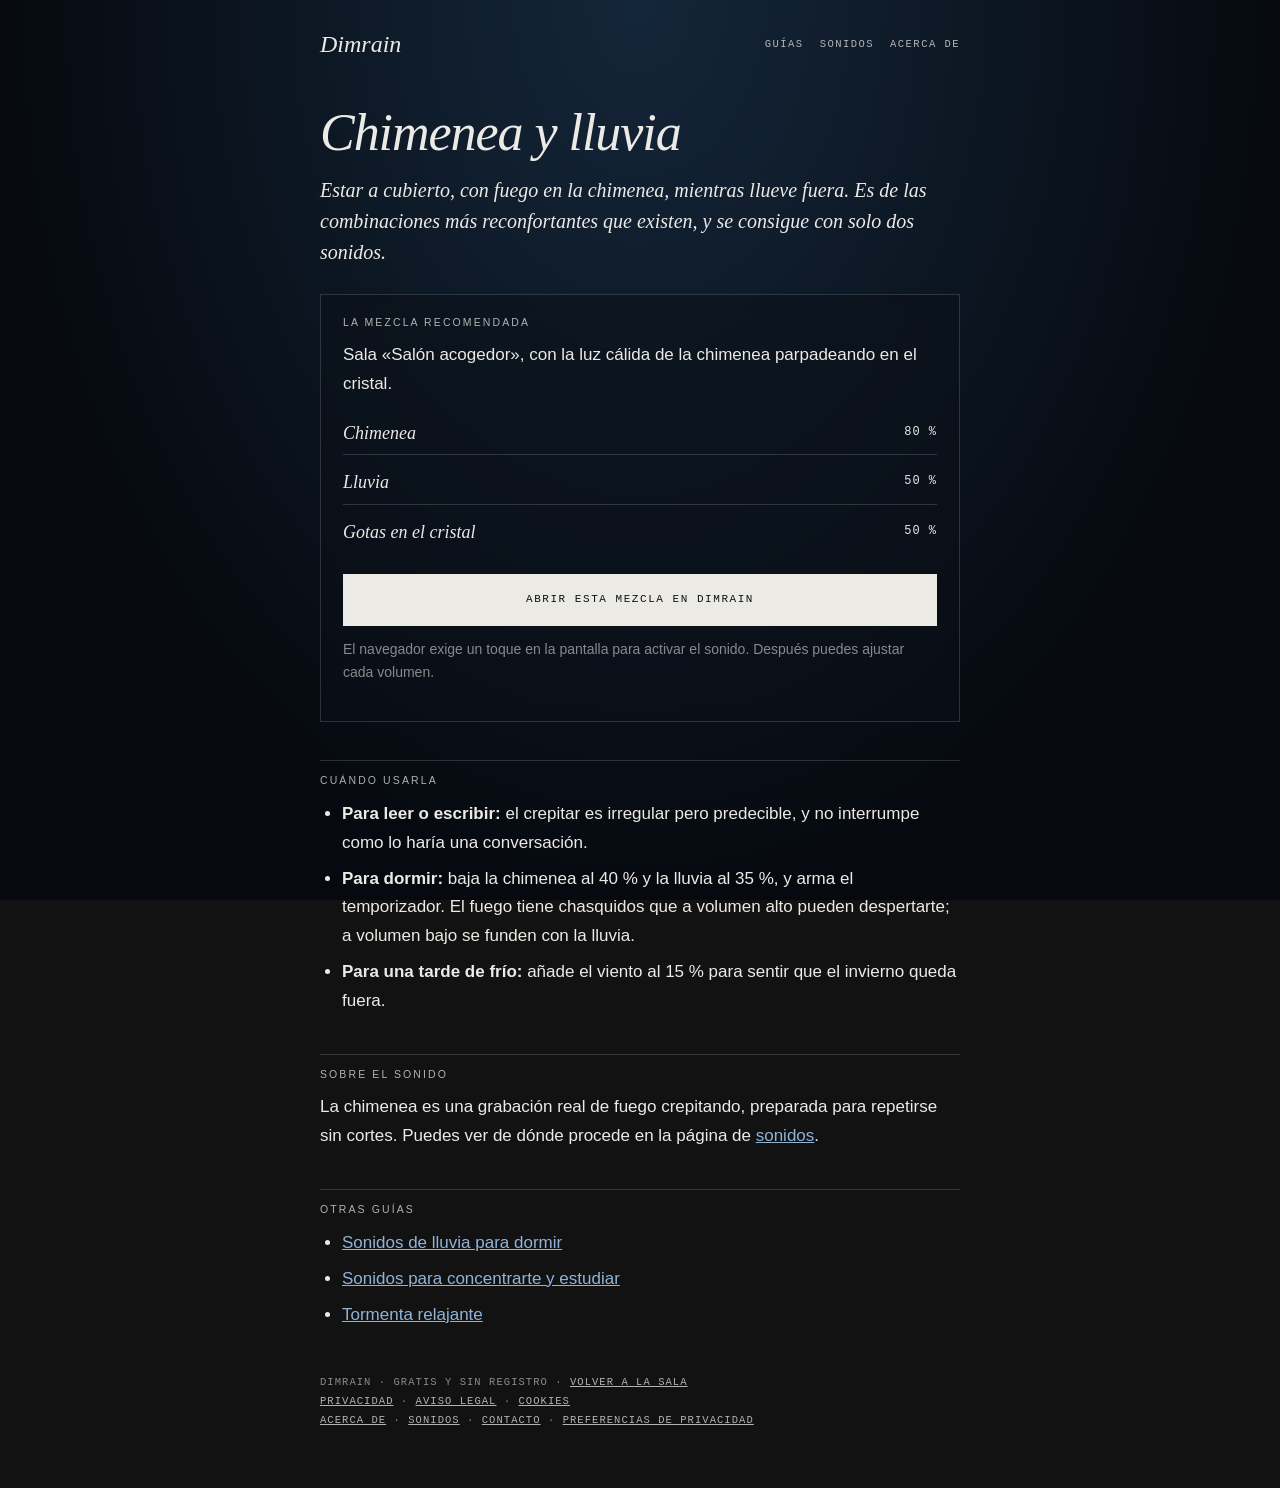
<file: guias/chimenea-y-lluvia.html>
<!DOCTYPE html>
<html lang="es"><head><meta charset="UTF-8">
<meta name="viewport" content="width=device-width,initial-scale=1,viewport-fit=cover">
<meta name="theme-color" content="#060a10">
<title>Chimenea y lluvia para relajarte · Dimrain</title>
<meta name="description" content="Mezcla de chimenea crepitando y lluvia suave en el cristal, pensada para un ambiente cálido, para leer o para dormir.">
<link rel="canonical" href="https://dimrain.com/guias/chimenea-y-lluvia">
<meta property="og:site_name" content="Dimrain"><meta property="og:type" content="article">
<meta property="og:title" content="Chimenea y lluvia para relajarte · Dimrain"><meta property="og:description" content="Mezcla de chimenea crepitando y lluvia suave en el cristal, pensada para un ambiente cálido, para leer o para dormir.">
<meta property="og:url" content="https://dimrain.com/guias/chimenea-y-lluvia"><meta property="og:locale" content="es_ES">
<meta property="og:image" content="https://dimrain.com/assets/og-image.png">
<meta name="twitter:card" content="summary_large_image">
<link rel="icon" href="data:image/svg+xml,%3Csvg xmlns='http://www.w3.org/2000/svg' viewBox='0 0 32 32'%3E%3Ccircle cx='16' cy='16' r='16' fill='%23060a10'/%3E%3Cpath d='M16 6c4 6 7 9 7 13a7 7 0 0 1-14 0c0-4 3-7 7-13z' fill='%239fd0ff'/%3E%3C/svg%3E">
<link rel="stylesheet" href="/guias/guias.css">
</head><body>
<header><a href="/">Dimrain</a><nav aria-label="Principal"><a href="/guias/">Guías</a><a href="/sonidos/">Sonidos</a><a href="/acerca/">Acerca de</a></nav></header>
<main>

<h1>Chimenea y lluvia</h1>
<p class="lead">Estar a cubierto, con fuego en la chimenea, mientras llueve fuera. Es de las combinaciones más reconfortantes que existen, y se consigue con solo dos sonidos.</p>
<aside class="ad" data-ad="content" hidden aria-label="Publicidad"><small>Publicidad</small><div class="adb"></div></aside>
<div class="card"><h2>La mezcla recomendada</h2>
<p>Sala «Salón acogedor», con la luz cálida de la chimenea parpadeando en el cristal.</p>
<ul class="mix"><li><span>Chimenea</span><b>80 %</b></li><li><span>Lluvia</span><b>50 %</b></li><li><span>Gotas en el cristal</span><b>50 %</b></li></ul>
<a class="cta" href="/?sala=lounge&mezcla=fire:.8,rain:.5&gotas=.5">Abrir esta mezcla en Dimrain</a><p class="note" style="margin-top:12px">El navegador exige un toque en la pantalla para activar el sonido. Después puedes ajustar cada volumen.</p></div>
<h2>Cuándo usarla</h2>
<ul class="t"><li><strong>Para leer o escribir:</strong> el crepitar es irregular pero predecible, y no interrumpe como lo haría una conversación.</li>
<li><strong>Para dormir:</strong> baja la chimenea al 40 % y la lluvia al 35 %, y arma el temporizador. El fuego tiene chasquidos que a volumen alto pueden despertarte; a volumen bajo se funden con la lluvia.</li>
<li><strong>Para una tarde de frío:</strong> añade el viento al 15 % para sentir que el invierno queda fuera.</li></ul>
<h2>Sobre el sonido</h2>
<p>La chimenea es una grabación real de fuego crepitando, preparada para repetirse sin cortes. Puedes ver de dónde procede en la página de <a href="/sonidos/">sonidos</a>.</p>
<aside class="ad" data-ad="content" hidden aria-label="Publicidad"><small>Publicidad</small><div class="adb"></div></aside>
<div class="rel"><h2>Otras guías</h2><ul class="t"><li><a href="/guias/lluvia-para-dormir">Sonidos de lluvia para dormir</a></li><li><a href="/guias/sonidos-para-concentrarse">Sonidos para concentrarte y estudiar</a></li><li><a href="/guias/tormenta-relajante">Tormenta relajante</a></li></ul></div>
</main>
<footer><p>Dimrain · Gratis y sin registro · <a href="/">Volver a la sala</a><br><a href="/legal/privacidad">Privacidad</a> · <a href="/legal/aviso-legal">Aviso legal</a> · <a href="/legal/cookies">Cookies</a><br><a href="/acerca/">Acerca de</a> · <a href="/sonidos/">Sonidos</a> · <a href="/contacto/">Contacto</a> · <a href="#" data-privacy-options hidden>Preferencias de privacidad</a></p></footer>
<script src="/js/ads.js" defer></script>
</body></html>
</file>
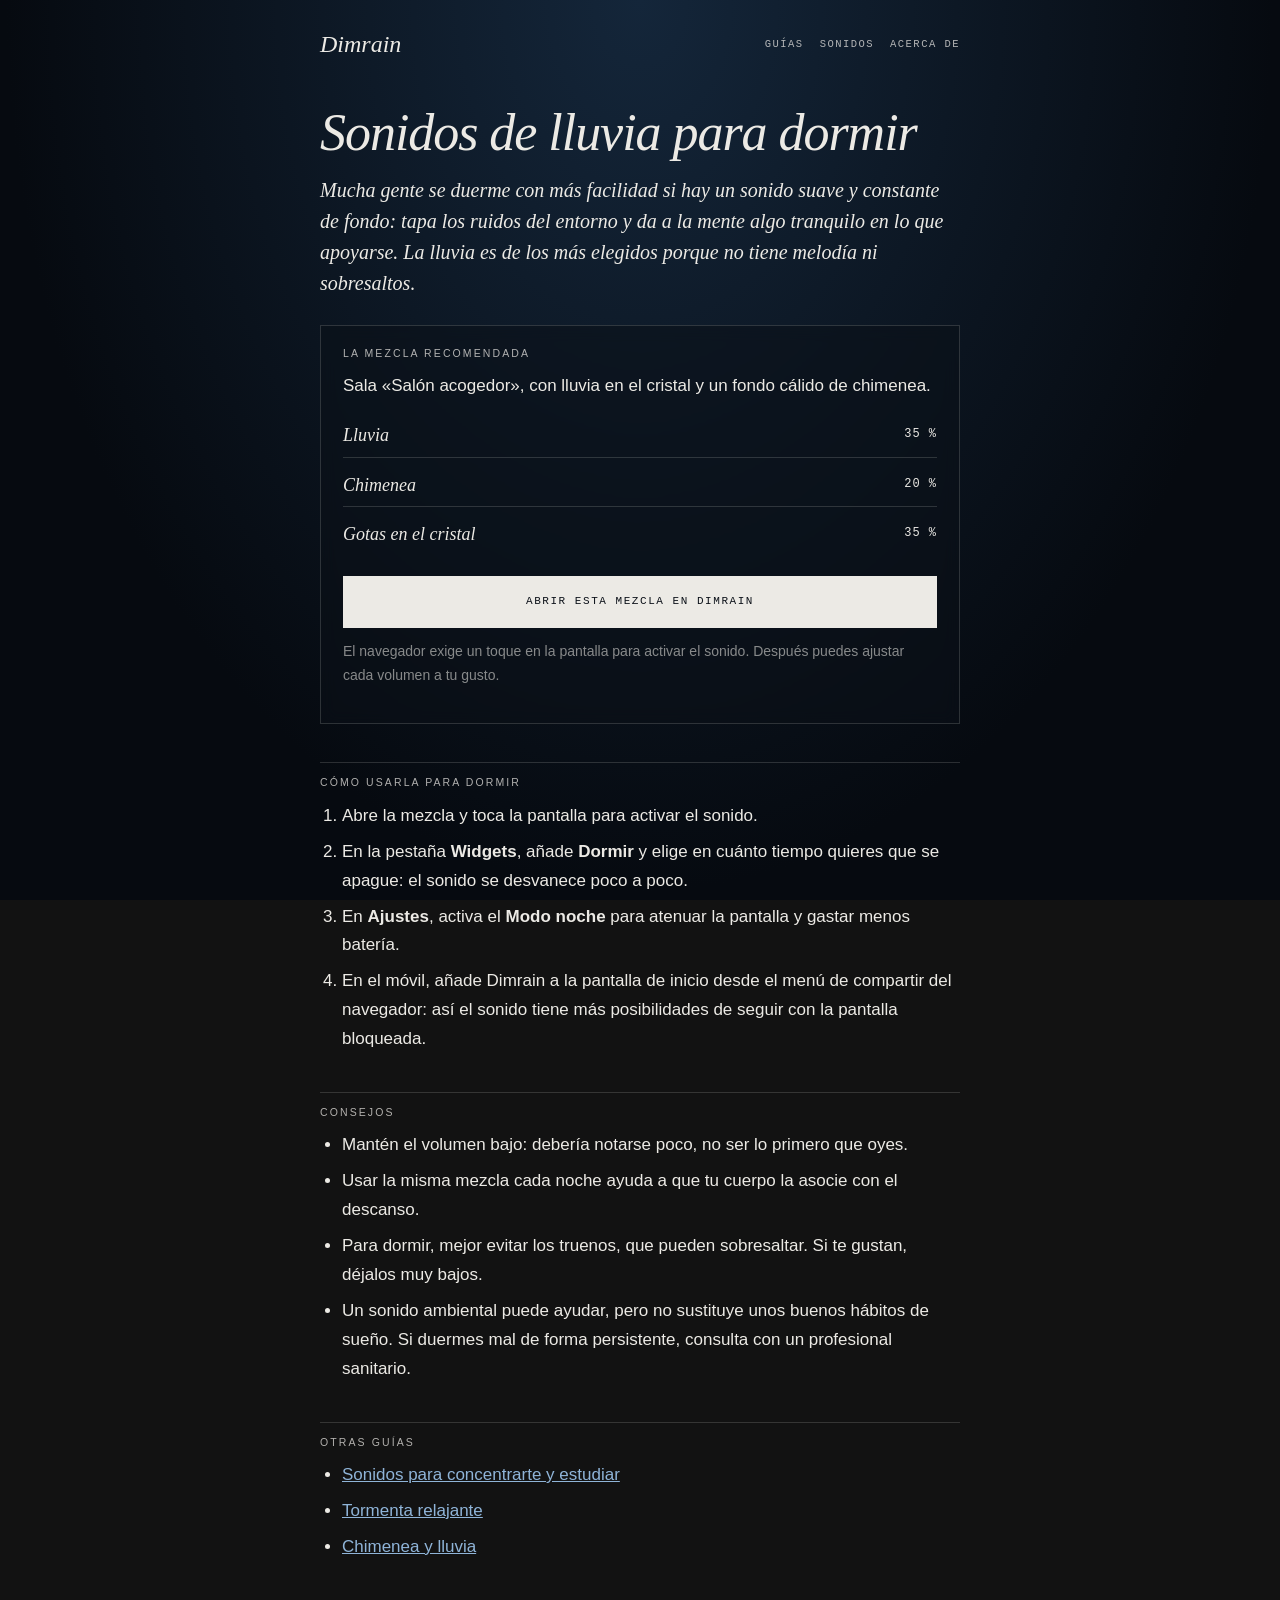
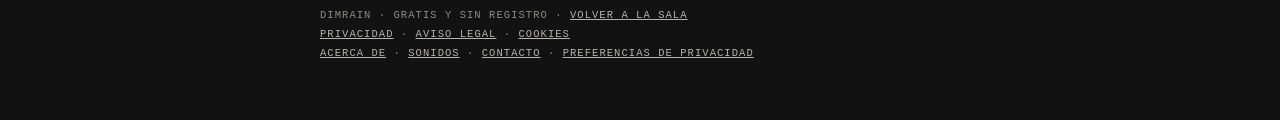
<file: guias/lluvia-para-dormir.html>
<!DOCTYPE html>
<html lang="es"><head><meta charset="UTF-8">
<meta name="viewport" content="width=device-width,initial-scale=1,viewport-fit=cover">
<meta name="theme-color" content="#060a10">
<title>Sonidos de lluvia para dormir · Dimrain</title>
<meta name="description" content="Mezcla de lluvia suave y chimenea para dormir, con temporizador de apagado y modo noche. Gratis y sin registro.">
<link rel="canonical" href="https://dimrain.com/guias/lluvia-para-dormir">
<meta property="og:site_name" content="Dimrain"><meta property="og:type" content="article">
<meta property="og:title" content="Sonidos de lluvia para dormir · Dimrain"><meta property="og:description" content="Mezcla de lluvia suave y chimenea para dormir, con temporizador de apagado y modo noche. Gratis y sin registro.">
<meta property="og:url" content="https://dimrain.com/guias/lluvia-para-dormir"><meta property="og:locale" content="es_ES">
<meta property="og:image" content="https://dimrain.com/assets/og-image.png">
<meta name="twitter:card" content="summary_large_image">
<link rel="icon" href="data:image/svg+xml,%3Csvg xmlns='http://www.w3.org/2000/svg' viewBox='0 0 32 32'%3E%3Ccircle cx='16' cy='16' r='16' fill='%23060a10'/%3E%3Cpath d='M16 6c4 6 7 9 7 13a7 7 0 0 1-14 0c0-4 3-7 7-13z' fill='%239fd0ff'/%3E%3C/svg%3E">
<link rel="stylesheet" href="/guias/guias.css">
</head><body>
<header><a href="/">Dimrain</a><nav aria-label="Principal"><a href="/guias/">Guías</a><a href="/sonidos/">Sonidos</a><a href="/acerca/">Acerca de</a></nav></header>
<main>
<h1>Sonidos de lluvia para dormir</h1>
<p class="lead">Mucha gente se duerme con más facilidad si hay un sonido suave y constante de fondo: tapa los ruidos del entorno y da a la mente algo tranquilo en lo que apoyarse. La lluvia es de los más elegidos porque no tiene melodía ni sobresaltos.</p>
<aside class="ad" data-ad="content" hidden aria-label="Publicidad"><small>Publicidad</small><div class="adb"></div></aside>
<div class="card"><h2>La mezcla recomendada</h2>
<p>Sala «Salón acogedor», con lluvia en el cristal y un fondo cálido de chimenea.</p>
<ul class="mix"><li><span>Lluvia</span><b>35 %</b></li><li><span>Chimenea</span><b>20 %</b></li><li><span>Gotas en el cristal</span><b>35 %</b></li></ul>
<a class="cta" href="/?sala=lounge&mezcla=rain:.35,fire:.2&gotas=.35">Abrir esta mezcla en Dimrain</a><p class="note" style="margin-top:12px">El navegador exige un toque en la pantalla para activar el sonido. Después puedes ajustar cada volumen a tu gusto.</p></div>
<h2>Cómo usarla para dormir</h2>
<ol><li>Abre la mezcla y toca la pantalla para activar el sonido.</li>
<li>En la pestaña <b>Widgets</b>, añade <b>Dormir</b> y elige en cuánto tiempo quieres que se apague: el sonido se desvanece poco a poco.</li>
<li>En <b>Ajustes</b>, activa el <b>Modo noche</b> para atenuar la pantalla y gastar menos batería.</li>
<li>En el móvil, añade Dimrain a la pantalla de inicio desde el menú de compartir del navegador: así el sonido tiene más posibilidades de seguir con la pantalla bloqueada.</li></ol>
<h2>Consejos</h2>
<ul class="t"><li>Mantén el volumen bajo: debería notarse poco, no ser lo primero que oyes.</li>
<li>Usar la misma mezcla cada noche ayuda a que tu cuerpo la asocie con el descanso.</li>
<li>Para dormir, mejor evitar los truenos, que pueden sobresaltar. Si te gustan, déjalos muy bajos.</li>
<li>Un sonido ambiental puede ayudar, pero no sustituye unos buenos hábitos de sueño. Si duermes mal de forma persistente, consulta con un profesional sanitario.</li></ul>
<aside class="ad" data-ad="content" hidden aria-label="Publicidad"><small>Publicidad</small><div class="adb"></div></aside>
<div class="rel"><h2>Otras guías</h2><ul class="t"><li><a href="/guias/sonidos-para-concentrarse">Sonidos para concentrarte y estudiar</a></li><li><a href="/guias/tormenta-relajante">Tormenta relajante</a></li><li><a href="/guias/chimenea-y-lluvia">Chimenea y lluvia</a></li></ul></div>
</main>
<footer><p>Dimrain · Gratis y sin registro · <a href="/">Volver a la sala</a><br><a href="/legal/privacidad">Privacidad</a> · <a href="/legal/aviso-legal">Aviso legal</a> · <a href="/legal/cookies">Cookies</a><br><a href="/acerca/">Acerca de</a> · <a href="/sonidos/">Sonidos</a> · <a href="/contacto/">Contacto</a> · <a href="#" data-privacy-options hidden>Preferencias de privacidad</a></p></footer>
<script src="/js/ads.js" defer></script>
</body></html>
</file>
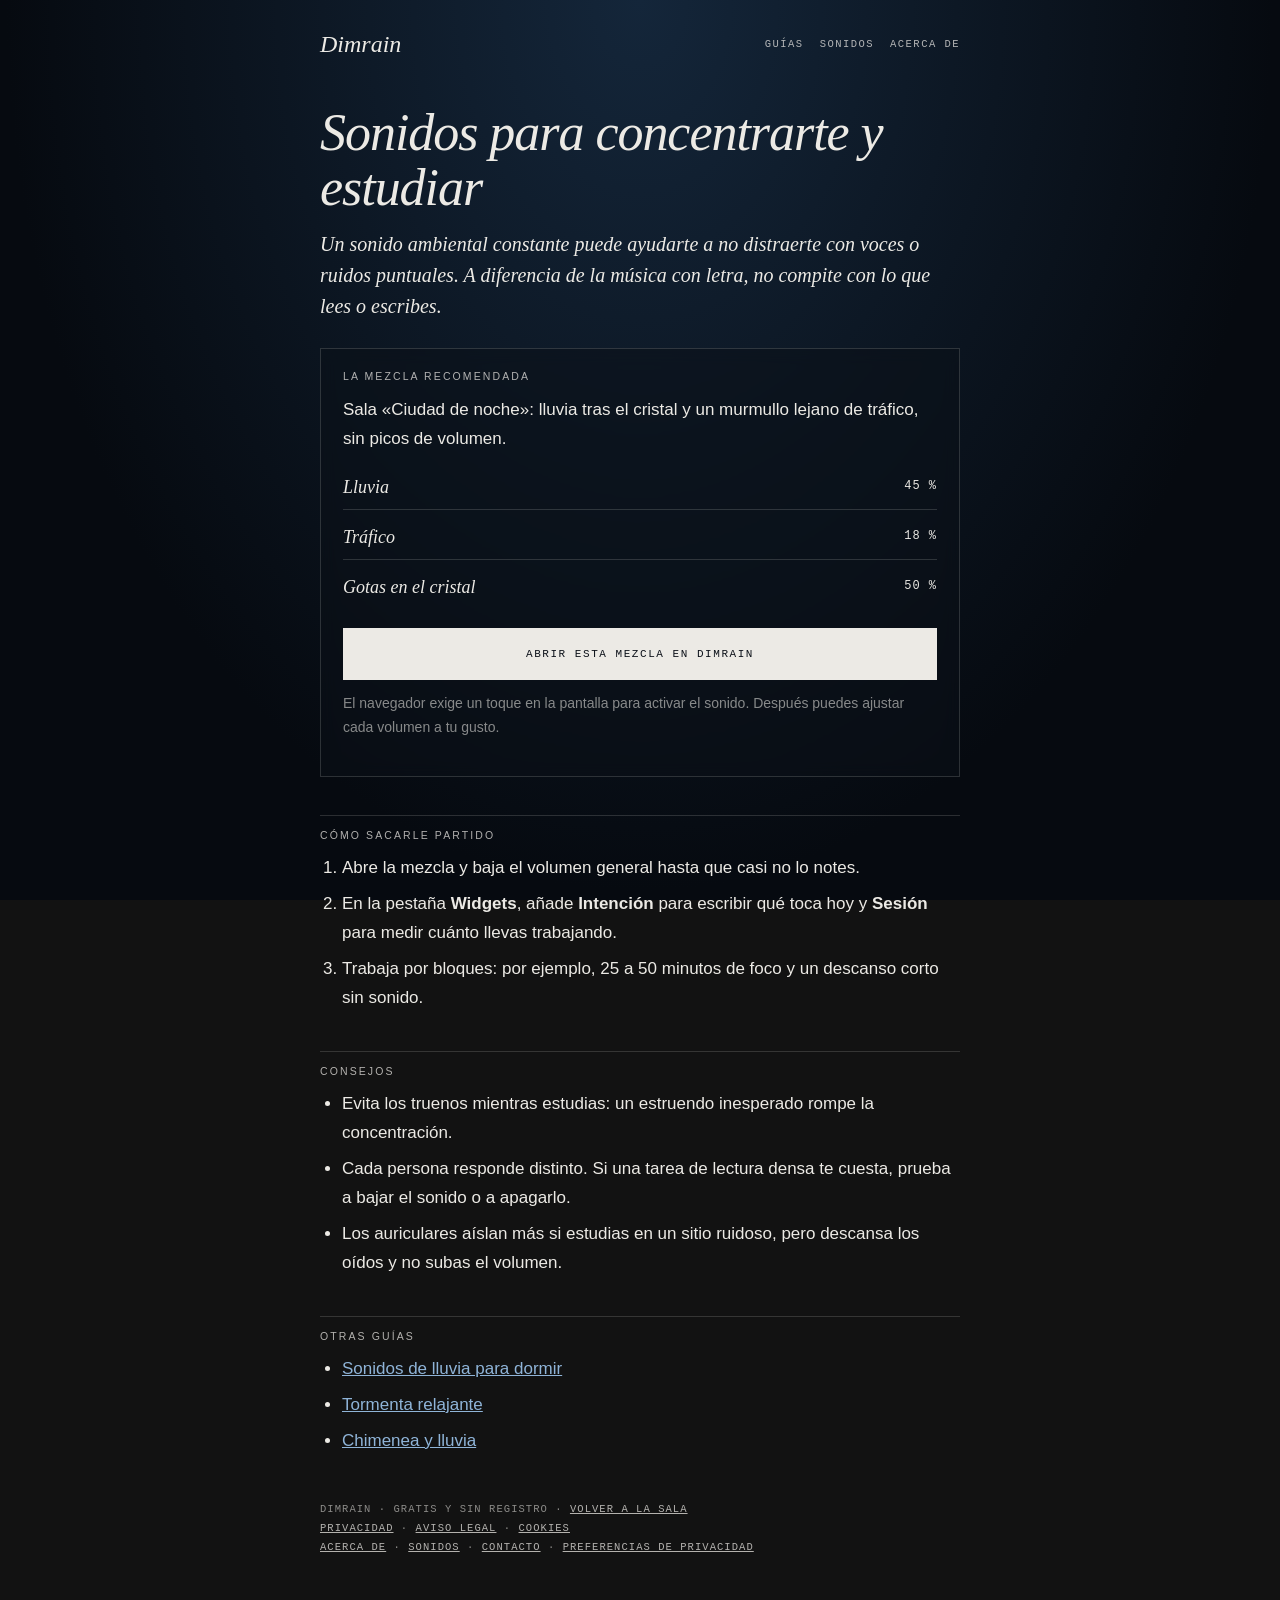
<file: guias/sonidos-para-concentrarse.html>
<!DOCTYPE html>
<html lang="es"><head><meta charset="UTF-8">
<meta name="viewport" content="width=device-width,initial-scale=1,viewport-fit=cover">
<meta name="theme-color" content="#060a10">
<title>Sonidos para concentrarte y estudiar · Dimrain</title>
<meta name="description" content="Lluvia y tráfico lejano a bajo volumen para concentrarte, estudiar o trabajar. Gratis y sin registro.">
<link rel="canonical" href="https://dimrain.com/guias/sonidos-para-concentrarse">
<meta property="og:site_name" content="Dimrain"><meta property="og:type" content="article">
<meta property="og:title" content="Sonidos para concentrarte y estudiar · Dimrain"><meta property="og:description" content="Lluvia y tráfico lejano a bajo volumen para concentrarte, estudiar o trabajar. Gratis y sin registro.">
<meta property="og:url" content="https://dimrain.com/guias/sonidos-para-concentrarse"><meta property="og:locale" content="es_ES">
<meta property="og:image" content="https://dimrain.com/assets/og-image.png">
<meta name="twitter:card" content="summary_large_image">
<link rel="icon" href="data:image/svg+xml,%3Csvg xmlns='http://www.w3.org/2000/svg' viewBox='0 0 32 32'%3E%3Ccircle cx='16' cy='16' r='16' fill='%23060a10'/%3E%3Cpath d='M16 6c4 6 7 9 7 13a7 7 0 0 1-14 0c0-4 3-7 7-13z' fill='%239fd0ff'/%3E%3C/svg%3E">
<link rel="stylesheet" href="/guias/guias.css">
</head><body>
<header><a href="/">Dimrain</a><nav aria-label="Principal"><a href="/guias/">Guías</a><a href="/sonidos/">Sonidos</a><a href="/acerca/">Acerca de</a></nav></header>
<main>
<h1>Sonidos para concentrarte y estudiar</h1>
<p class="lead">Un sonido ambiental constante puede ayudarte a no distraerte con voces o ruidos puntuales. A diferencia de la música con letra, no compite con lo que lees o escribes.</p>
<aside class="ad" data-ad="content" hidden aria-label="Publicidad"><small>Publicidad</small><div class="adb"></div></aside>
<div class="card"><h2>La mezcla recomendada</h2>
<p>Sala «Ciudad de noche»: lluvia tras el cristal y un murmullo lejano de tráfico, sin picos de volumen.</p>
<ul class="mix"><li><span>Lluvia</span><b>45 %</b></li><li><span>Tráfico</span><b>18 %</b></li><li><span>Gotas en el cristal</span><b>50 %</b></li></ul>
<a class="cta" href="/?sala=city&mezcla=rain:.45,traffic:.18&gotas=.5">Abrir esta mezcla en Dimrain</a><p class="note" style="margin-top:12px">El navegador exige un toque en la pantalla para activar el sonido. Después puedes ajustar cada volumen a tu gusto.</p></div>
<h2>Cómo sacarle partido</h2>
<ol><li>Abre la mezcla y baja el volumen general hasta que casi no lo notes.</li>
<li>En la pestaña <b>Widgets</b>, añade <b>Intención</b> para escribir qué toca hoy y <b>Sesión</b> para medir cuánto llevas trabajando.</li>
<li>Trabaja por bloques: por ejemplo, 25 a 50 minutos de foco y un descanso corto sin sonido.</li></ol>
<h2>Consejos</h2>
<ul class="t"><li>Evita los truenos mientras estudias: un estruendo inesperado rompe la concentración.</li>
<li>Cada persona responde distinto. Si una tarea de lectura densa te cuesta, prueba a bajar el sonido o a apagarlo.</li>
<li>Los auriculares aíslan más si estudias en un sitio ruidoso, pero descansa los oídos y no subas el volumen.</li></ul>
<aside class="ad" data-ad="content" hidden aria-label="Publicidad"><small>Publicidad</small><div class="adb"></div></aside>
<div class="rel"><h2>Otras guías</h2><ul class="t"><li><a href="/guias/lluvia-para-dormir">Sonidos de lluvia para dormir</a></li><li><a href="/guias/tormenta-relajante">Tormenta relajante</a></li><li><a href="/guias/chimenea-y-lluvia">Chimenea y lluvia</a></li></ul></div>
</main>
<footer><p>Dimrain · Gratis y sin registro · <a href="/">Volver a la sala</a><br><a href="/legal/privacidad">Privacidad</a> · <a href="/legal/aviso-legal">Aviso legal</a> · <a href="/legal/cookies">Cookies</a><br><a href="/acerca/">Acerca de</a> · <a href="/sonidos/">Sonidos</a> · <a href="/contacto/">Contacto</a> · <a href="#" data-privacy-options hidden>Preferencias de privacidad</a></p></footer>
<script src="/js/ads.js" defer></script>
</body></html>
</file>
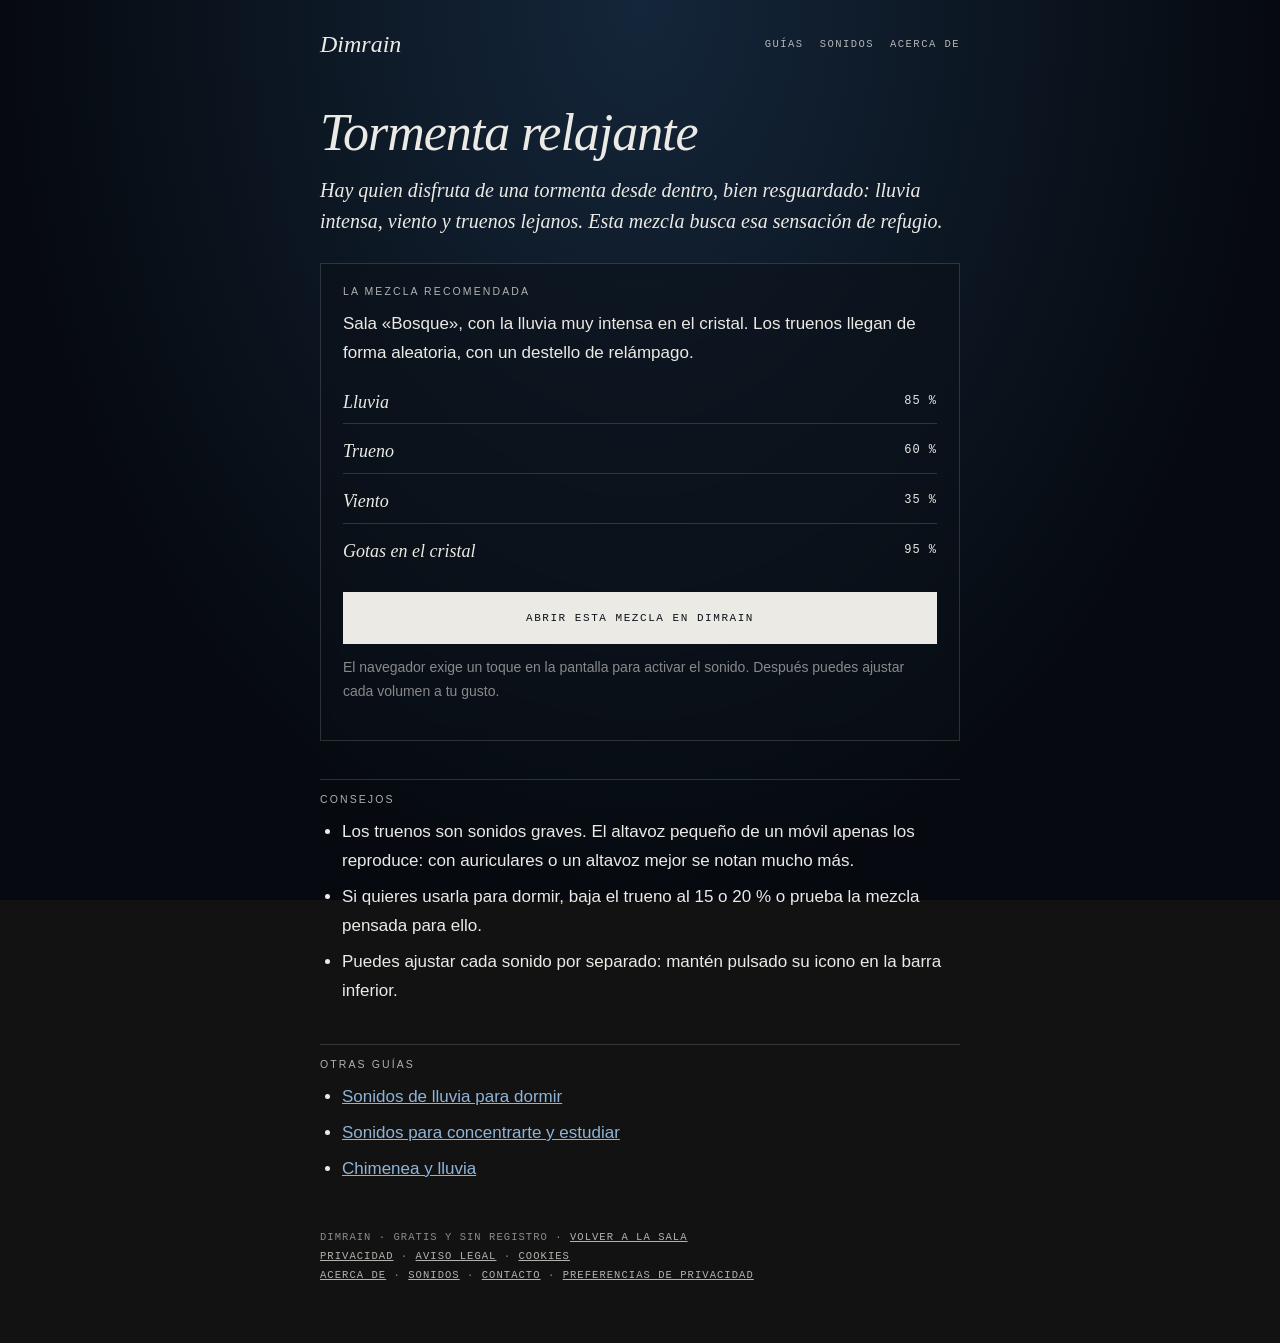
<file: guias/tormenta-relajante.html>
<!DOCTYPE html>
<html lang="es"><head><meta charset="UTF-8">
<meta name="viewport" content="width=device-width,initial-scale=1,viewport-fit=cover">
<meta name="theme-color" content="#060a10">
<title>Tormenta relajante: lluvia, viento y truenos · Dimrain</title>
<meta name="description" content="Mezcla de tormenta con lluvia intensa, viento y truenos aleatorios para relajarte. Gratis y sin registro.">
<link rel="canonical" href="https://dimrain.com/guias/tormenta-relajante">
<meta property="og:site_name" content="Dimrain"><meta property="og:type" content="article">
<meta property="og:title" content="Tormenta relajante: lluvia, viento y truenos · Dimrain"><meta property="og:description" content="Mezcla de tormenta con lluvia intensa, viento y truenos aleatorios para relajarte. Gratis y sin registro.">
<meta property="og:url" content="https://dimrain.com/guias/tormenta-relajante"><meta property="og:locale" content="es_ES">
<meta property="og:image" content="https://dimrain.com/assets/og-image.png">
<meta name="twitter:card" content="summary_large_image">
<link rel="icon" href="data:image/svg+xml,%3Csvg xmlns='http://www.w3.org/2000/svg' viewBox='0 0 32 32'%3E%3Ccircle cx='16' cy='16' r='16' fill='%23060a10'/%3E%3Cpath d='M16 6c4 6 7 9 7 13a7 7 0 0 1-14 0c0-4 3-7 7-13z' fill='%239fd0ff'/%3E%3C/svg%3E">
<link rel="stylesheet" href="/guias/guias.css">
</head><body>
<header><a href="/">Dimrain</a><nav aria-label="Principal"><a href="/guias/">Guías</a><a href="/sonidos/">Sonidos</a><a href="/acerca/">Acerca de</a></nav></header>
<main>
<h1>Tormenta relajante</h1>
<p class="lead">Hay quien disfruta de una tormenta desde dentro, bien resguardado: lluvia intensa, viento y truenos lejanos. Esta mezcla busca esa sensación de refugio.</p>
<aside class="ad" data-ad="content" hidden aria-label="Publicidad"><small>Publicidad</small><div class="adb"></div></aside>
<div class="card"><h2>La mezcla recomendada</h2>
<p>Sala «Bosque», con la lluvia muy intensa en el cristal. Los truenos llegan de forma aleatoria, con un destello de relámpago.</p>
<ul class="mix"><li><span>Lluvia</span><b>85 %</b></li><li><span>Trueno</span><b>60 %</b></li><li><span>Viento</span><b>35 %</b></li><li><span>Gotas en el cristal</span><b>95 %</b></li></ul>
<a class="cta" href="/?sala=forest&mezcla=rain:.85,thunder:.6,wind:.35&gotas=.95">Abrir esta mezcla en Dimrain</a><p class="note" style="margin-top:12px">El navegador exige un toque en la pantalla para activar el sonido. Después puedes ajustar cada volumen a tu gusto.</p></div>
<h2>Consejos</h2>
<ul class="t"><li>Los truenos son sonidos graves. El altavoz pequeño de un móvil apenas los reproduce: con auriculares o un altavoz mejor se notan mucho más.</li>
<li>Si quieres usarla para dormir, baja el trueno al 15 o 20 % o prueba la mezcla pensada para ello.</li>
<li>Puedes ajustar cada sonido por separado: mantén pulsado su icono en la barra inferior.</li></ul>
<aside class="ad" data-ad="content" hidden aria-label="Publicidad"><small>Publicidad</small><div class="adb"></div></aside>
<div class="rel"><h2>Otras guías</h2><ul class="t"><li><a href="/guias/lluvia-para-dormir">Sonidos de lluvia para dormir</a></li><li><a href="/guias/sonidos-para-concentrarse">Sonidos para concentrarte y estudiar</a></li><li><a href="/guias/chimenea-y-lluvia">Chimenea y lluvia</a></li></ul></div>
</main>
<footer><p>Dimrain · Gratis y sin registro · <a href="/">Volver a la sala</a><br><a href="/legal/privacidad">Privacidad</a> · <a href="/legal/aviso-legal">Aviso legal</a> · <a href="/legal/cookies">Cookies</a><br><a href="/acerca/">Acerca de</a> · <a href="/sonidos/">Sonidos</a> · <a href="/contacto/">Contacto</a> · <a href="#" data-privacy-options hidden>Preferencias de privacidad</a></p></footer>
<script src="/js/ads.js" defer></script>
</body></html>
</file>
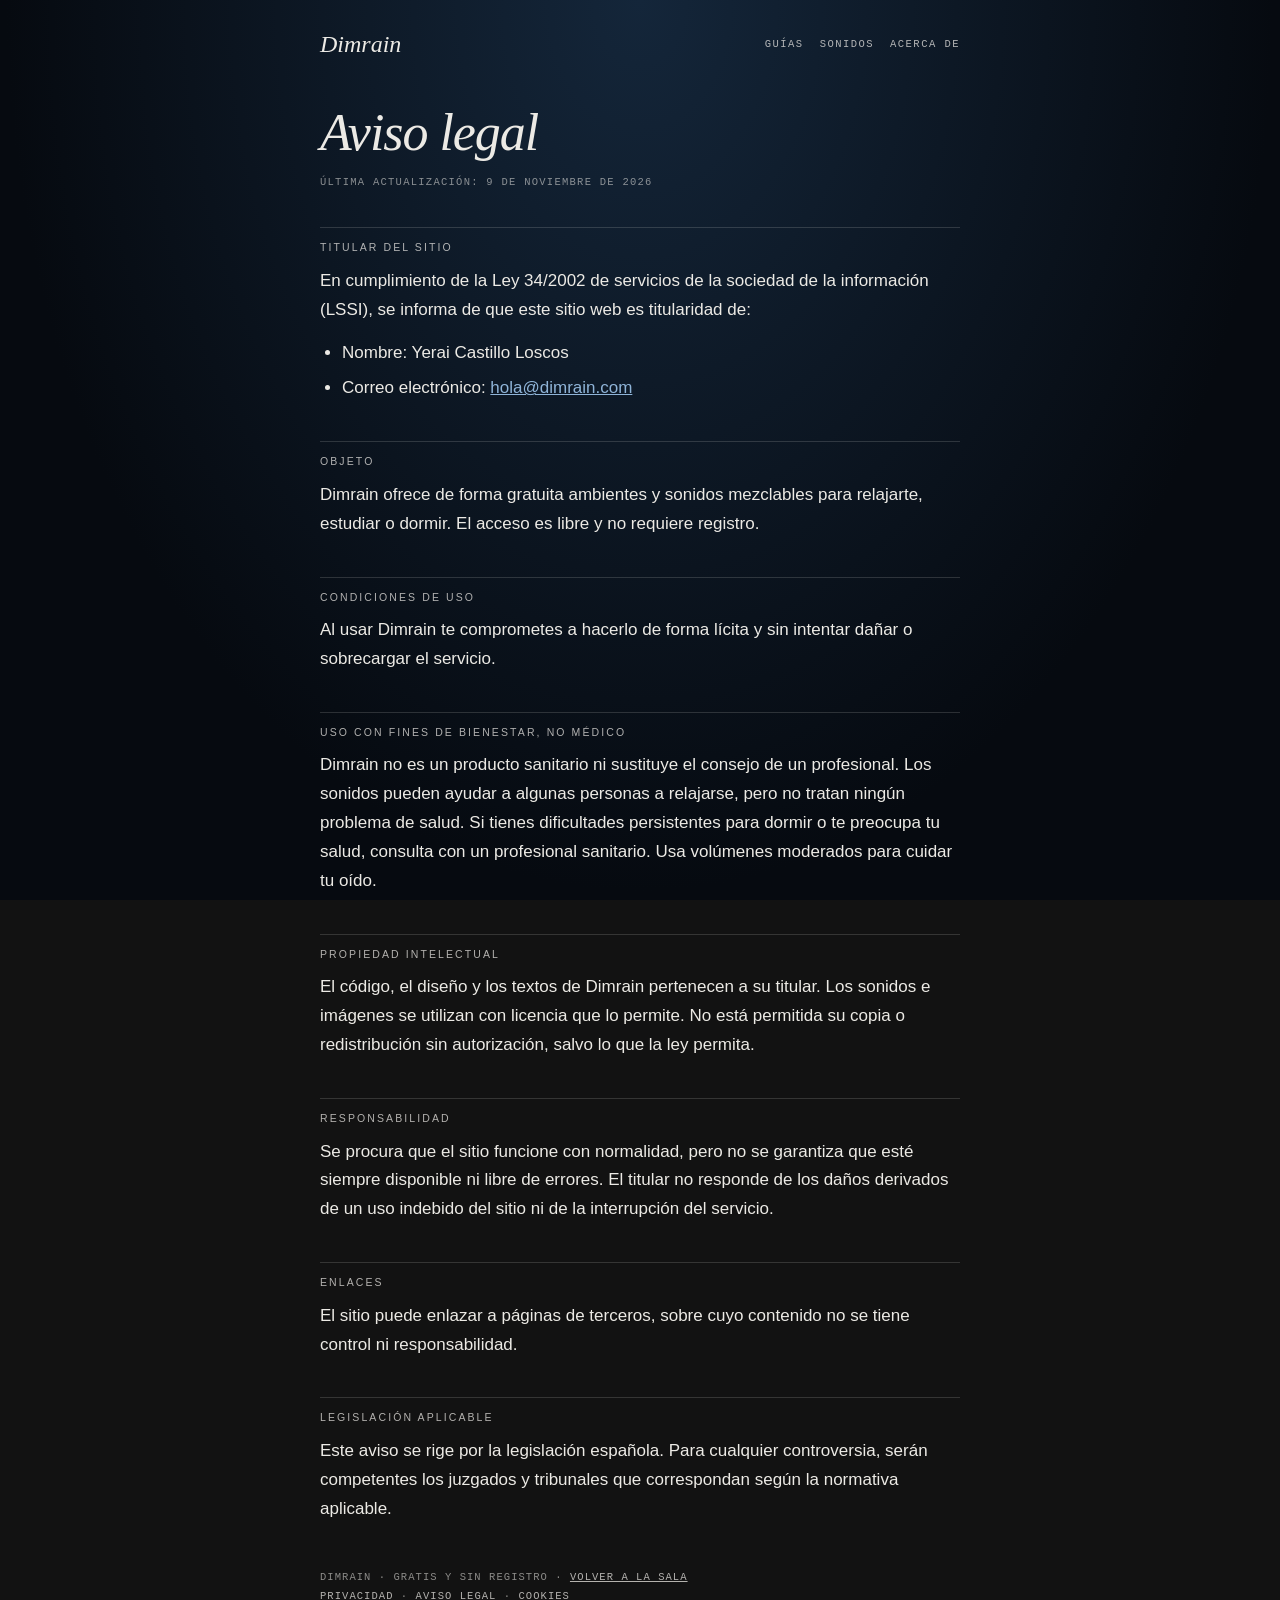
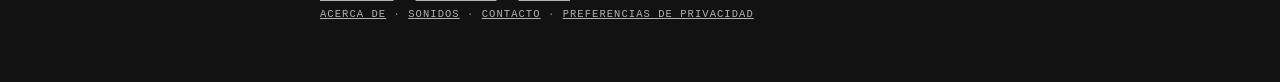
<file: legal/aviso-legal.html>
<!DOCTYPE html>
<html lang="es"><head><meta charset="UTF-8">
<meta name="viewport" content="width=device-width,initial-scale=1,viewport-fit=cover">
<meta name="theme-color" content="#060a10">
<title>Aviso legal · Dimrain</title>
<meta name="description" content="Datos del titular de Dimrain y condiciones de uso.">
<link rel="canonical" href="https://dimrain.com/legal/aviso-legal">
<link rel="icon" href="data:image/svg+xml,%3Csvg xmlns='http://www.w3.org/2000/svg' viewBox='0 0 32 32'%3E%3Ccircle cx='16' cy='16' r='16' fill='%23060a10'/%3E%3Cpath d='M16 6c4 6 7 9 7 13a7 7 0 0 1-14 0c0-4 3-7 7-13z' fill='%239fd0ff'/%3E%3C/svg%3E">
<link rel="stylesheet" href="/guias/guias.css">
</head><body>
<header><a href="/">Dimrain</a><nav aria-label="Principal"><a href="/guias/">Guías</a><a href="/sonidos/">Sonidos</a><a href="/acerca/">Acerca de</a></nav></header>
<main>
<h1>Aviso legal</h1>
<p class="upd">Última actualización: 9 de noviembre de 2026</p>
<h2>Titular del sitio</h2>
<p>En cumplimiento de la Ley 34/2002 de servicios de la sociedad de la información (LSSI), se informa de que este sitio web es titularidad de:</p>
<ul class="t"><li>Nombre: Yerai Castillo Loscos</li><!-- TODO al iniciar actividad económica (AdSense, ventas, donaciones): añadir NIF y domicilio de la actividad (LSSI art. 10) --><li>Correo electrónico: <a href="mailto:hola@dimrain.com">hola@dimrain.com</a></li></ul>
<h2>Objeto</h2>
<p>Dimrain ofrece de forma gratuita ambientes y sonidos mezclables para relajarte, estudiar o dormir. El acceso es libre y no requiere registro.</p>
<h2>Condiciones de uso</h2>
<p>Al usar Dimrain te comprometes a hacerlo de forma lícita y sin intentar dañar o sobrecargar el servicio.</p>
<h2>Uso con fines de bienestar, no médico</h2>
<p>Dimrain no es un producto sanitario ni sustituye el consejo de un profesional. Los sonidos pueden ayudar a algunas personas a relajarse, pero no tratan ningún problema de salud. Si tienes dificultades persistentes para dormir o te preocupa tu salud, consulta con un profesional sanitario. Usa volúmenes moderados para cuidar tu oído.</p>
<h2>Propiedad intelectual</h2>
<p>El código, el diseño y los textos de Dimrain pertenecen a su titular. Los sonidos e imágenes se utilizan con licencia que lo permite. No está permitida su copia o redistribución sin autorización, salvo lo que la ley permita.</p>
<h2>Responsabilidad</h2>
<p>Se procura que el sitio funcione con normalidad, pero no se garantiza que esté siempre disponible ni libre de errores. El titular no responde de los daños derivados de un uso indebido del sitio ni de la interrupción del servicio.</p>
<h2>Enlaces</h2>
<p>El sitio puede enlazar a páginas de terceros, sobre cuyo contenido no se tiene control ni responsabilidad.</p>
<h2>Legislación aplicable</h2>
<p>Este aviso se rige por la legislación española. Para cualquier controversia, serán competentes los juzgados y tribunales que correspondan según la normativa aplicable.</p>
</main>
<footer><p>Dimrain · Gratis y sin registro · <a href="/">Volver a la sala</a><br><a href="/legal/privacidad">Privacidad</a> · <a href="/legal/aviso-legal">Aviso legal</a> · <a href="/legal/cookies">Cookies</a><br><a href="/acerca/">Acerca de</a> · <a href="/sonidos/">Sonidos</a> · <a href="/contacto/">Contacto</a> · <a href="#" data-privacy-options hidden>Preferencias de privacidad</a></p></footer>
<script src="/js/ads.js" defer></script>
</body></html>
</file>
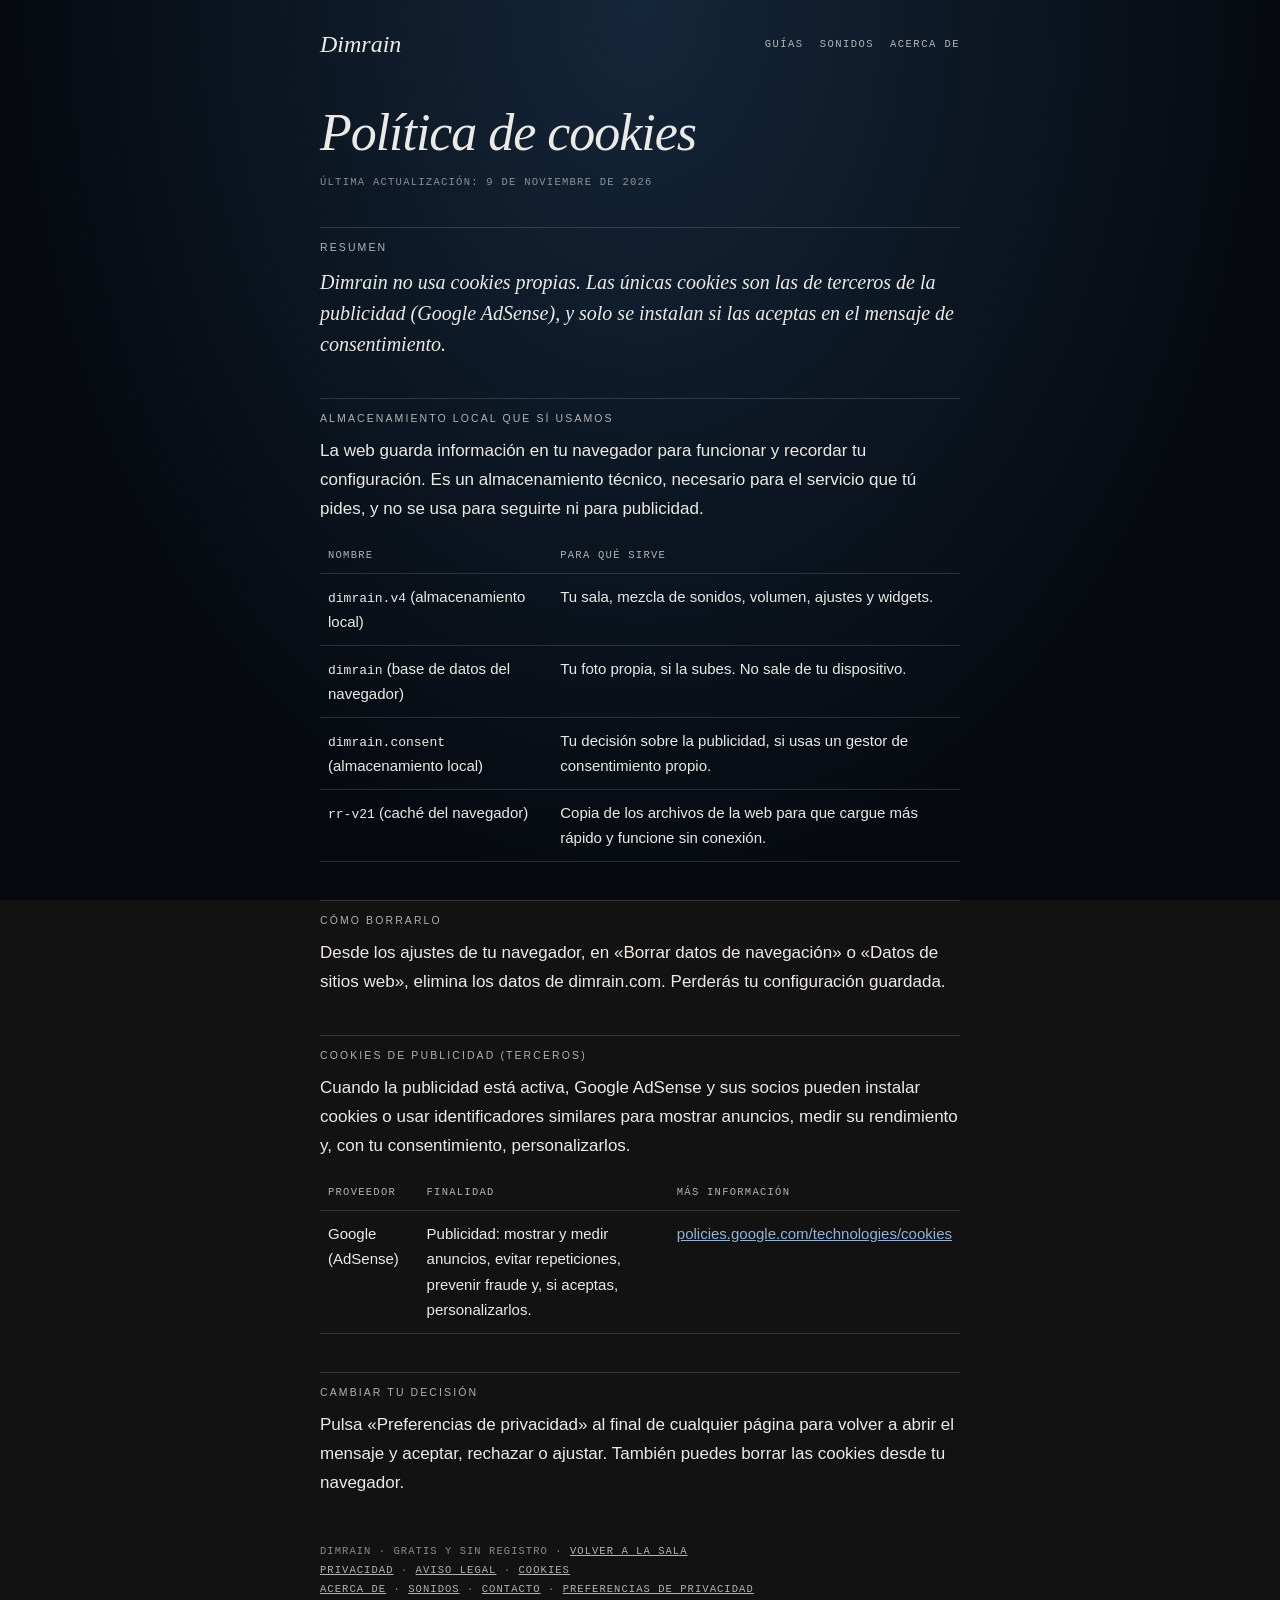
<file: legal/cookies.html>
<!DOCTYPE html>
<html lang="es"><head><meta charset="UTF-8">
<meta name="viewport" content="width=device-width,initial-scale=1,viewport-fit=cover">
<meta name="theme-color" content="#060a10">
<title>Política de cookies · Dimrain</title>
<meta name="description" content="Dimrain no usa cookies. Qué guarda en tu navegador y cómo borrarlo.">
<link rel="canonical" href="https://dimrain.com/legal/cookies">
<link rel="icon" href="data:image/svg+xml,%3Csvg xmlns='http://www.w3.org/2000/svg' viewBox='0 0 32 32'%3E%3Ccircle cx='16' cy='16' r='16' fill='%23060a10'/%3E%3Cpath d='M16 6c4 6 7 9 7 13a7 7 0 0 1-14 0c0-4 3-7 7-13z' fill='%239fd0ff'/%3E%3C/svg%3E">
<link rel="stylesheet" href="/guias/guias.css">
</head><body>
<header><a href="/">Dimrain</a><nav aria-label="Principal"><a href="/guias/">Guías</a><a href="/sonidos/">Sonidos</a><a href="/acerca/">Acerca de</a></nav></header>
<main>
<h1>Política de cookies</h1>
<p class="upd">Última actualización: 9 de noviembre de 2026</p>
<h2>Resumen</h2>
<p class="lead">Dimrain no usa cookies propias. Las únicas cookies son las de terceros de la publicidad (Google AdSense), y solo se instalan si las aceptas en el mensaje de consentimiento.</p>
<h2>Almacenamiento local que sí usamos</h2>
<p>La web guarda información en tu navegador para funcionar y recordar tu configuración. Es un almacenamiento técnico, necesario para el servicio que tú pides, y no se usa para seguirte ni para publicidad.</p>
<table><thead><tr><th>Nombre</th><th>Para qué sirve</th></tr></thead><tbody>
<tr><td><code>dimrain.v4</code> (almacenamiento local)</td><td>Tu sala, mezcla de sonidos, volumen, ajustes y widgets.</td></tr>
<tr><td><code>dimrain</code> (base de datos del navegador)</td><td>Tu foto propia, si la subes. No sale de tu dispositivo.</td></tr>
<tr><td><code>dimrain.consent</code> (almacenamiento local)</td><td>Tu decisión sobre la publicidad, si usas un gestor de consentimiento propio.</td></tr>
<tr><td><code>rr-v21</code> (caché del navegador)</td><td>Copia de los archivos de la web para que cargue más rápido y funcione sin conexión.</td></tr></tbody></table>
<h2>Cómo borrarlo</h2>
<p>Desde los ajustes de tu navegador, en «Borrar datos de navegación» o «Datos de sitios web», elimina los datos de dimrain.com. Perderás tu configuración guardada.</p>
<h2>Cookies de publicidad (terceros)</h2>
<p>Cuando la publicidad está activa, Google AdSense y sus socios pueden instalar cookies o usar identificadores similares para mostrar anuncios, medir su rendimiento y, con tu consentimiento, personalizarlos.</p>
<table><thead><tr><th>Proveedor</th><th>Finalidad</th><th>Más información</th></tr></thead><tbody>
<tr><td>Google (AdSense)</td><td>Publicidad: mostrar y medir anuncios, evitar repeticiones, prevenir fraude y, si aceptas, personalizarlos.</td><td><a href="https://policies.google.com/technologies/cookies" rel="noopener">policies.google.com/technologies/cookies</a></td></tr></tbody></table>
<h2>Cambiar tu decisión</h2>
<p>Pulsa «Preferencias de privacidad» al final de cualquier página para volver a abrir el mensaje y aceptar, rechazar o ajustar. También puedes borrar las cookies desde tu navegador.</p>
</main>
<footer><p>Dimrain · Gratis y sin registro · <a href="/">Volver a la sala</a><br><a href="/legal/privacidad">Privacidad</a> · <a href="/legal/aviso-legal">Aviso legal</a> · <a href="/legal/cookies">Cookies</a><br><a href="/acerca/">Acerca de</a> · <a href="/sonidos/">Sonidos</a> · <a href="/contacto/">Contacto</a> · <a href="#" data-privacy-options hidden>Preferencias de privacidad</a></p></footer>
<script src="/js/ads.js" defer></script>
</body></html>
</file>
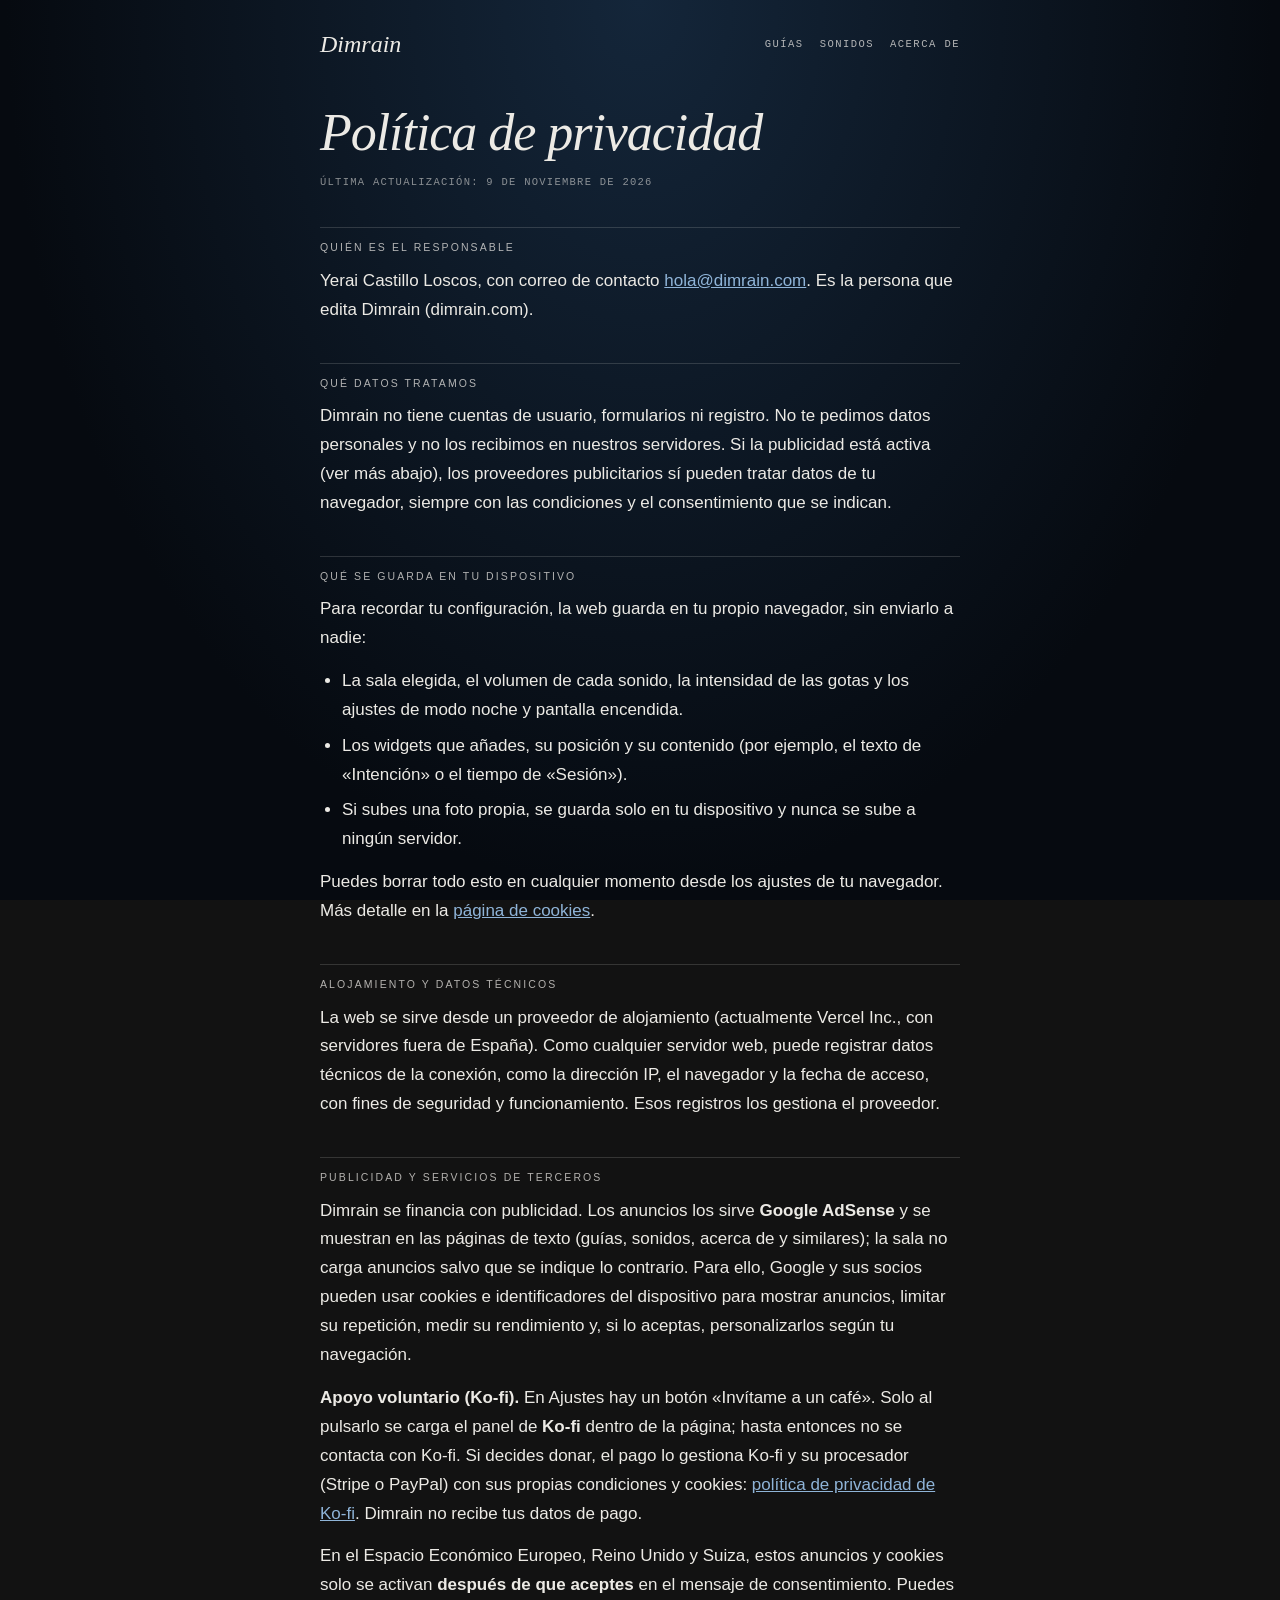
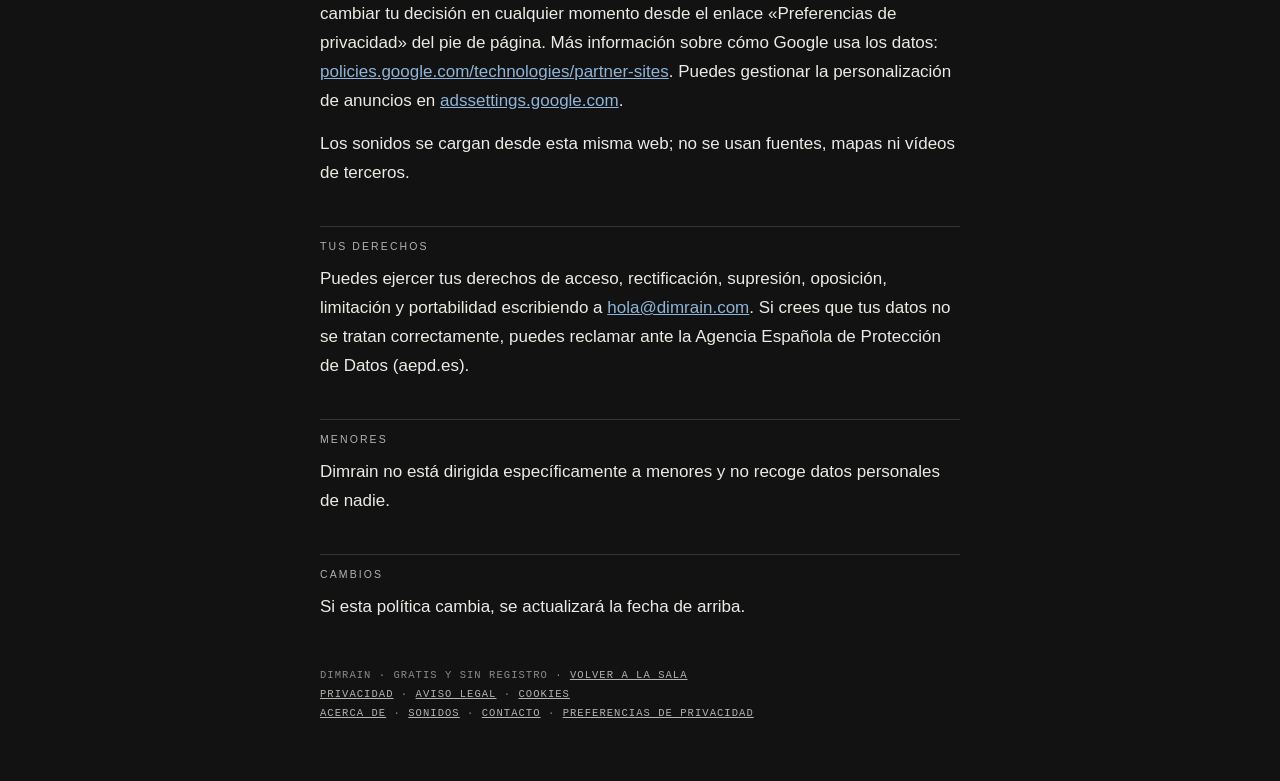
<file: legal/privacidad.html>
<!DOCTYPE html>
<html lang="es"><head><meta charset="UTF-8">
<meta name="viewport" content="width=device-width,initial-scale=1,viewport-fit=cover">
<meta name="theme-color" content="#060a10">
<title>Política de privacidad · Dimrain</title>
<meta name="description" content="Qué datos trata Dimrain: ninguno personal. Qué se guarda en tu dispositivo y tus derechos.">
<link rel="canonical" href="https://dimrain.com/legal/privacidad">
<link rel="icon" href="data:image/svg+xml,%3Csvg xmlns='http://www.w3.org/2000/svg' viewBox='0 0 32 32'%3E%3Ccircle cx='16' cy='16' r='16' fill='%23060a10'/%3E%3Cpath d='M16 6c4 6 7 9 7 13a7 7 0 0 1-14 0c0-4 3-7 7-13z' fill='%239fd0ff'/%3E%3C/svg%3E">
<link rel="stylesheet" href="/guias/guias.css">
</head><body>
<header><a href="/">Dimrain</a><nav aria-label="Principal"><a href="/guias/">Guías</a><a href="/sonidos/">Sonidos</a><a href="/acerca/">Acerca de</a></nav></header>
<main>
<h1>Política de privacidad</h1>
<p class="upd">Última actualización: 9 de noviembre de 2026</p>
<h2>Quién es el responsable</h2>
<p>Yerai Castillo Loscos, con correo de contacto <a href="mailto:hola@dimrain.com">hola@dimrain.com</a>. Es la persona que edita Dimrain (dimrain.com).</p>
<h2>Qué datos tratamos</h2>
<p>Dimrain no tiene cuentas de usuario, formularios ni registro. No te pedimos datos personales y no los recibimos en nuestros servidores. Si la publicidad está activa (ver más abajo), los proveedores publicitarios sí pueden tratar datos de tu navegador, siempre con las condiciones y el consentimiento que se indican.</p>
<h2>Qué se guarda en tu dispositivo</h2>
<p>Para recordar tu configuración, la web guarda en tu propio navegador, sin enviarlo a nadie:</p>
<ul class="t"><li>La sala elegida, el volumen de cada sonido, la intensidad de las gotas y los ajustes de modo noche y pantalla encendida.</li>
<li>Los widgets que añades, su posición y su contenido (por ejemplo, el texto de «Intención» o el tiempo de «Sesión»).</li>
<li>Si subes una foto propia, se guarda solo en tu dispositivo y nunca se sube a ningún servidor.</li></ul>
<p>Puedes borrar todo esto en cualquier momento desde los ajustes de tu navegador. Más detalle en la <a href="/legal/cookies">página de cookies</a>.</p>
<h2>Alojamiento y datos técnicos</h2>
<p>La web se sirve desde un proveedor de alojamiento (actualmente Vercel Inc., con servidores fuera de España). Como cualquier servidor web, puede registrar datos técnicos de la conexión, como la dirección IP, el navegador y la fecha de acceso, con fines de seguridad y funcionamiento. Esos registros los gestiona el proveedor.</p>
<h2>Publicidad y servicios de terceros</h2>
<p>Dimrain se financia con publicidad. Los anuncios los sirve <strong>Google AdSense</strong> y se muestran en las páginas de texto (guías, sonidos, acerca de y similares); la sala no carga anuncios salvo que se indique lo contrario. Para ello, Google y sus socios pueden usar cookies e identificadores del dispositivo para mostrar anuncios, limitar su repetición, medir su rendimiento y, si lo aceptas, personalizarlos según tu navegación.</p>
<p><strong>Apoyo voluntario (Ko-fi).</strong> En Ajustes hay un botón «Invítame a un café». Solo al pulsarlo se carga el panel de <strong>Ko-fi</strong> dentro de la página; hasta entonces no se contacta con Ko-fi. Si decides donar, el pago lo gestiona Ko-fi y su procesador (Stripe o PayPal) con sus propias condiciones y cookies: <a href="https://more.ko-fi.com/privacy" rel="noopener">política de privacidad de Ko-fi</a>. Dimrain no recibe tus datos de pago.</p>
<p>En el Espacio Económico Europeo, Reino Unido y Suiza, estos anuncios y cookies solo se activan <strong>después de que aceptes</strong> en el mensaje de consentimiento. Puedes cambiar tu decisión en cualquier momento desde el enlace «Preferencias de privacidad» del pie de página. Más información sobre cómo Google usa los datos: <a href="https://policies.google.com/technologies/partner-sites" rel="noopener">policies.google.com/technologies/partner-sites</a>. Puedes gestionar la personalización de anuncios en <a href="https://adssettings.google.com" rel="noopener">adssettings.google.com</a>.</p>
<p>Los sonidos se cargan desde esta misma web; no se usan fuentes, mapas ni vídeos de terceros.</p>
<h2>Tus derechos</h2>
<p>Puedes ejercer tus derechos de acceso, rectificación, supresión, oposición, limitación y portabilidad escribiendo a <a href="mailto:hola@dimrain.com">hola@dimrain.com</a>. Si crees que tus datos no se tratan correctamente, puedes reclamar ante la Agencia Española de Protección de Datos (aepd.es).</p>
<h2>Menores</h2>
<p>Dimrain no está dirigida específicamente a menores y no recoge datos personales de nadie.</p>
<h2>Cambios</h2>
<p>Si esta política cambia, se actualizará la fecha de arriba.</p>
</main>
<footer><p>Dimrain · Gratis y sin registro · <a href="/">Volver a la sala</a><br><a href="/legal/privacidad">Privacidad</a> · <a href="/legal/aviso-legal">Aviso legal</a> · <a href="/legal/cookies">Cookies</a><br><a href="/acerca/">Acerca de</a> · <a href="/sonidos/">Sonidos</a> · <a href="/contacto/">Contacto</a> · <a href="#" data-privacy-options hidden>Preferencias de privacidad</a></p></footer>
<script src="/js/ads.js" defer></script>
</body></html>
</file>
<file: guias/guias.css>
:root{--fg:#ECEAE5;--fg2:rgba(236,234,229,.74);--mu:rgba(236,234,229,.56);--ln:rgba(236,234,229,.16);--strong:rgba(236,234,229,.42);--ac:#8fb4d8;--glass:rgba(12,17,25,.55);
--fd:"Iowan Old Style","Palatino Linotype",Palatino,"Book Antiqua",Georgia,serif;--fu:"Helvetica Neue",Helvetica,"Segoe UI",system-ui,-apple-system,sans-serif;--fm:ui-monospace,"SF Mono",Menlo,Consolas,monospace}
*{box-sizing:border-box}
html{color-scheme:dark}
body{margin:0;min-height:100vh;background:radial-gradient(ellipse at 50% 0%,#14263a,#060a10 70%) fixed;color:var(--fg);font:17px/1.7 var(--fu);padding:env(safe-area-inset-top) env(safe-area-inset-right) env(safe-area-inset-bottom) env(safe-area-inset-left)}
a{color:var(--ac)}
a:focus-visible{outline:2px solid var(--fg);outline-offset:3px}
header,main,footer{max-width:680px;margin:0 auto;padding-left:20px;padding-right:20px}
header{display:flex;justify-content:space-between;align-items:center;padding-top:22px;padding-bottom:6px}
header a{text-decoration:none;color:var(--fg);font:italic 400 24px/1 var(--fd);padding:10px 0}
header nav a{font:500 10.5px/1 var(--fm);letter-spacing:.14em;text-transform:uppercase;color:var(--fg2)}
h1{font:italic 400 clamp(34px,8vw,52px)/1.05 var(--fd);letter-spacing:-.02em;margin:34px 0 14px}
h2{font:500 10.5px/1 var(--fu);letter-spacing:.2em;text-transform:uppercase;color:var(--fg2);margin:38px 0 14px;padding-top:14px;border-top:1px solid var(--ln)}
p{margin:0 0 14px}
.lead{font:italic 400 20px/1.55 var(--fd);color:var(--fg)}
.card{background:var(--glass);border:1px solid var(--ln);padding:22px;margin:26px 0;-webkit-backdrop-filter:blur(8px);backdrop-filter:blur(8px)}
.card h2{margin-top:0;border-top:0;padding-top:0}
.mix{list-style:none;margin:10px 0 20px;padding:0}
.mix li{display:flex;justify-content:space-between;gap:12px;padding:10px 0;border-bottom:1px solid var(--ln)}
.mix li:last-child{border-bottom:0}
.mix span{font:italic 400 18px/1.2 var(--fd)}
.mix b{font:500 12px/1.6 var(--fm);letter-spacing:.08em}
.cta{display:flex;align-items:center;justify-content:center;min-height:52px;padding:12px 22px;background:var(--fg);color:#0c1119;text-decoration:none;font:500 11px/1 var(--fm);letter-spacing:.14em;text-transform:uppercase}
.cta:hover{background:#fff}
.cta:focus-visible{outline:2px solid var(--fg);outline-offset:3px}
.note{font-size:14px;color:var(--mu)}
ol,ul.t{padding-left:22px;margin:0 0 14px}
li{margin:7px 0}
.grid{display:grid;gap:14px;margin:26px 0}
.grid a.card{display:block;text-decoration:none;color:var(--fg);margin:0}
.grid a.card:hover{border-color:var(--strong)}
.grid a.card strong{display:block;font:italic 400 24px/1.15 var(--fd);margin-bottom:6px}
.grid a.card span{color:var(--fg2);font-size:15px}
.rel{margin-top:10px}
footer{padding-top:30px;padding-bottom:44px;color:var(--mu);font:500 10.5px/1.8 var(--fm);letter-spacing:.1em;text-transform:uppercase}
mark{background:rgba(236,234,229,.2);color:var(--fg);padding:0 4px}
table{width:100%;border-collapse:collapse;margin:10px 0 18px;font-size:15px}
th,td{text-align:left;padding:10px 8px;border-bottom:1px solid var(--ln);vertical-align:top}
th{font:500 10.5px/1.4 var(--fm);letter-spacing:.12em;text-transform:uppercase;color:var(--fg2)}
td code{font:13px var(--fm)}
.upd{font:500 10.5px/1.4 var(--fm);letter-spacing:.12em;text-transform:uppercase;color:var(--mu)}
footer a{color:var(--fg2)}
.ad{margin:30px 0;border:1px solid var(--ln);background:var(--glass)}
.ad[hidden]{display:none}
.ad small{display:block;padding:8px 12px;border-bottom:1px solid var(--ln);font:500 10px/1 var(--fm);letter-spacing:.16em;text-transform:uppercase;color:var(--mu)}
.ad .adb{min-height:100px;display:flex;align-items:center;justify-content:center;overflow:hidden}
.ad .adph{padding:24px;color:var(--mu);font-size:14px;text-align:center}
.faq details{border-bottom:1px solid var(--ln);padding:14px 0}
.faq summary{cursor:pointer;font:italic 400 20px/1.3 var(--fd)}
.faq details p{margin:10px 0 0;color:var(--fg2)}
.src{font-size:14px;color:var(--mu)}
.src a{color:var(--fg2)}
footer a[hidden]{display:none}
header nav{display:flex;flex-wrap:wrap;justify-content:flex-end;gap:0 16px}
</file>
